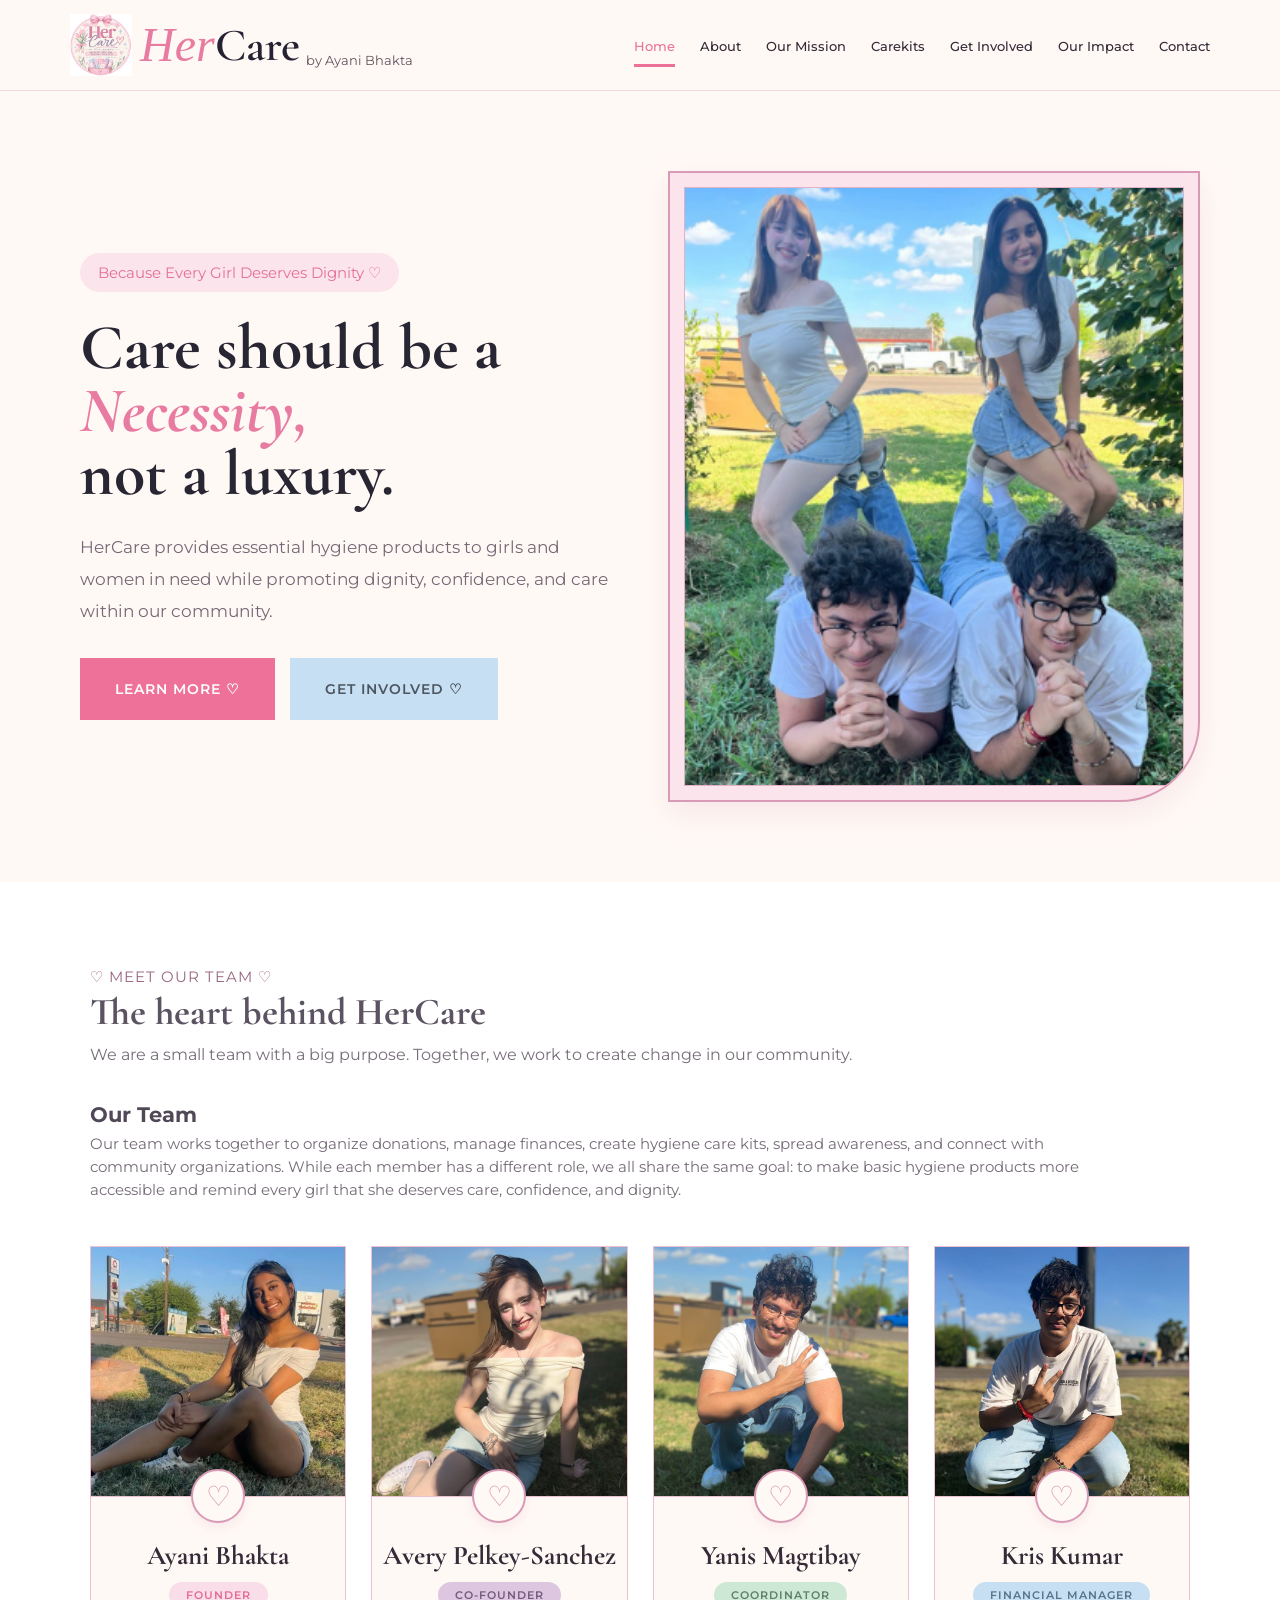
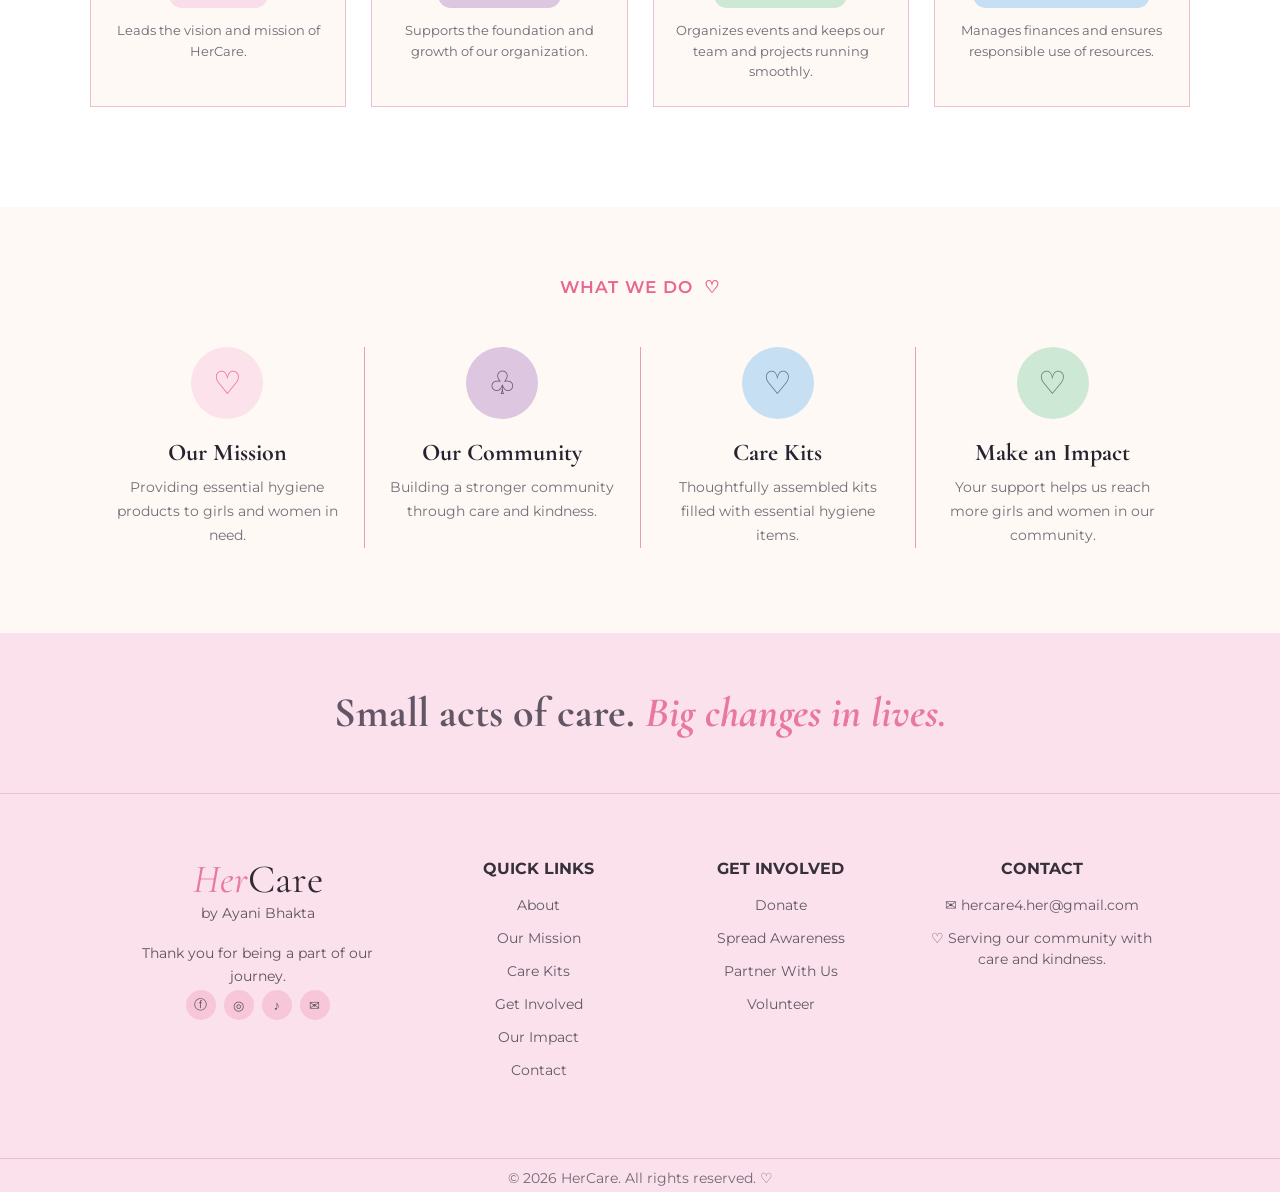
<file: index.html>
<!DOCTYPE html>
<html lang="en">

<head>
    <meta charset="UTF-8">
    <meta name="viewport" content="width=device-width, initial-scale=1.0">

    <title>HerCare | By Ayani Bhakta</title>

    <link rel="preconnect" href="https://fonts.googleapis.com">
    <link rel="preconnect" href="https://fonts.gstatic.com" crossorigin>

    <link href="https://fonts.googleapis.com/css2?family=Cormorant+Garamond:wght@500;600;700&family=Montserrat:wght@300;400;500;600;700&family=Playfair+Display:ital,wght@0,500;0,600;0,700;1,500&display=swap" rel="stylesheet">

    <link rel="stylesheet" href="style.css">
</head>

<body>

<header class="navbar">

    <div class="nav-container">

        <a href="index.html" class="logo">

            <img
                src="images/logo.png"
                alt="HerCare Logo"
                class="logo-image"
            >

            <span class="logo-her">Her</span>
            <span class="logo-care">Care</span>
            <span class="logo-by">by Ayani Bhakta</span>

        </a>

        <button class="menu-button" aria-label="Open menu">☰</button>

        <nav>

            <ul class="nav-links">

                <li>
                    <a href="index.html" class="active">Home</a>
                </li>

                <li>
                    <a href="about.html">About</a>
                </li>

                <li>
                    <a href="mission.html">Our Mission</a>
                </li>

                <li>
                    <a href="care-kits.html">Carekits</a>
                </li>

                <li>
                    <a href="get-involved.html">Get Involved</a>
                </li>

                <li>
                    <a href="impact.html">Our Impact</a>
                </li>

                <li>
                    <a href="contact.html">Contact</a>
                </li>

            </ul>

        </nav>

    </div>

</header>


<section class="hero">

    <div class="hero-container">

        <div class="hero-text">

            <div class="slogan">
                Because Every Girl Deserves Dignity ♡
            </div>

            <h1>
                Care should be a
                <span>Necessity,</span>
                <br>
                not a luxury.
            </h1>

            <p>
                HerCare provides essential hygiene products
                to girls and women in need while promoting
                dignity, confidence, and care within our
                community.
            </p>

            <div class="hero-buttons">

                <a href="about.html" class="button pink-button">
                    LEARN MORE ♡
                </a>

                <a href="get-involved.html" class="button blue-button">
                    GET INVOLVED ♡
                </a>

            </div>

        </div>


        <div class="hero-image team-frame">

            <div class="frame-inner">

                <img
                    src="images/team-photo.png"
                    alt="HerCare Team"
                    class="hero-team-photo"
                >

            </div>

        </div>

    </div>

</section>


<section class="team-section">

    <div class="team-title">

        <div class="meet-team">
            ♡ MEET OUR TEAM ♡
        </div>

        <h2>
            The heart behind
            <span>HerCare</span>
        </h2>

        <p class="team-intro">
            We are a small team with a big purpose.
            Together, we work to create change in our community.
        </p>

    </div>


    <div class="our-team-description">

        <div class="description-heart"></div>

        <h3>
            Our Team
        </h3>

        <p>
            Our team works together to organize donations,
            manage finances, create hygiene care kits, spread
            awareness, and connect with community organizations.
            While each member has a different role, we all share
            the same goal: to make basic hygiene products more
            accessible and remind every girl that she deserves
            care, confidence, and dignity.
        </p>

    </div>


<div class="team-container">


    <div class="team-card">

        <div class="team-photo">
            <img src="images/ayani1.jpeg" alt="Ayani Bhakta">

            <div class="team-heart">♡</div>
        </div>

        <h3>Ayani Bhakta</h3>

        <div class="role founder">
            FOUNDER
        </div>

        <p>
            Leads the vision and mission of HerCare.
        </p>

    </div>


    <div class="team-card">

        <div class="team-photo">
            <img src="images/avery1.png" alt="Avery Pelkey-Sanchez">

            <div class="team-heart">♡</div>
        </div>

        <h3>Avery Pelkey-Sanchez</h3>

        <div class="role cofounder">
            CO-FOUNDER
        </div>

        <p>
            Supports the foundation and growth of our organization.
        </p>

    </div>


    <div class="team-card">

        <div class="team-photo">
            <img src="images/yanis1.png" alt="Yanis Magtibay">

            <div class="team-heart">♡</div>
        </div>

        <h3>Yanis Magtibay</h3>

        <div class="role coordinator">
            COORDINATOR
        </div>

        <p>
            Organizes events and keeps our team and projects
            running smoothly.
        </p>

    </div>


    <div class="team-card">

        <div class="team-photo">
            <img src="images/kris1.png" alt="Kris Kumar">

            <div class="team-heart">♡</div>
        </div>

        <h3>Kris Kumar</h3>

        <div class="role financial">
            FINANCIAL MANAGER
        </div>

        <p>
            Manages finances and ensures responsible use
            of resources.
        </p>

    </div>

</div>

</section>


<section class="what-we-do">

    <div class="section-title">
        <span>WHAT WE DO</span>
        <span class="title-heart">♡</span>
    </div>

    <div class="what-container">

        <a href="mission.html" class="what-card">

            <div class="what-icon pink-icon">
                ♡
            </div>

            <h3>Our Mission</h3>

            <p>
                Providing essential hygiene products
                to girls and women in need.
            </p>

        </a>


        <div class="divider"></div>


        <a href="about.html" class="what-card">

            <div class="what-icon lavender-icon">
                ♧
            </div>

            <h3>Our Community</h3>

            <p>
                Building a stronger community through
                care and kindness.
            </p>

        </a>


        <div class="divider"></div>


        <a href="care-kits.html" class="what-card">

            <div class="what-icon blue-icon">
                ♡
            </div>

            <h3>Care Kits</h3>

            <p>
                Thoughtfully assembled kits filled with
                essential hygiene items.
            </p>

        </a>


        <div class="divider"></div>


        <a href="impact.html" class="what-card">

            <div class="what-icon mint-icon">
                ♡
            </div>

            <h3>Make an Impact</h3>

            <p>
                Your support helps us reach more girls
                and women in our community.
            </p>

        </a>

    </div>

</section>


<section class="cta">

    <div class="cta-inner">

        <h2>
            Small acts of care.
            <span>Big changes in lives.</span>
        </h2>

    </div>

</section>


<!-- FOOTER -->

<footer>

    <div class="footer-container">

        <div class="footer-brand">

            <div class="footer-logo">
                <span>Her</span>Care
            </div>

            <div class="footer-by">
                by Ayani Bhakta
            </div>

            <p>
                Thank you for being a part
                of our journey.
            </p>

            <div class="social-icons">

                <a
                    href="https://www.facebook.com/profile.php?id=61594185781032&sk=directory_contact_info&fb_profile_edit_entry_point=%7B%22feature%22%3A%22profile_directory%22%2C%22click_point%22%3A%22pencil_edit_directory_section%22%2C%22additional_metadata%22%3A%7B%22section_type%22%3A%22contact_info%22%7D%7D"
                    target="_blank"
                    rel="noopener noreferrer"
                    aria-label="Facebook">
                    ⓕ
                </a>

                <a
                    href="https://www.instagram.com/hercare_ayani/?utm_source=ig_web_button_share_sheet"
                    target="_blank"
                    rel="noopener noreferrer"
                    aria-label="Instagram">
                    ◎
                </a>

                <a
                    href="https://www.tiktok.com/@hercare_ayani?is_from_webapp=1&sender_device=pc"
                    target="_blank"
                    rel="noopener noreferrer"
                    aria-label="TikTok">
                    ♪
                </a>

                <a
                    href="mailto:hercare4.her@gmail.com"
                    aria-label="Email">
                    ✉
                </a>

            </div>

        </div>

        <div class="footer-column">

            <h4>QUICK LINKS</h4>

            <a href="about.html">About</a>
            <a href="mission.html">Our Mission</a>
            <a href="care-kits.html">Care Kits</a>
            <a href="get-involved.html">Get Involved</a>
            <a href="impact.html">Our Impact</a>
            <a href="contact.html">Contact</a>

        </div>

        <div class="footer-column">

            <h4>GET INVOLVED</h4>

            <a href="get-involved.html">Donate</a>
            <a href="get-involved.html">Spread Awareness</a>
            <a href="get-involved.html">Partner With Us</a>
            <a href="get-involved.html">Volunteer</a>

        </div>

        <div class="footer-column contact">

            <h4>CONTACT</h4>

            <p>✉ hercare4.her@gmail.com</p>

            <p>
                ♡ Serving our community with care and kindness.
            </p>

        </div>

    </div>

    <div class="copyright">

         <span id="year"></span>
      © 2026 HerCare. All rights reserved. ♡

    </div>

</footer>


<script src="script.js"></script>

</body>
</html>
</file>
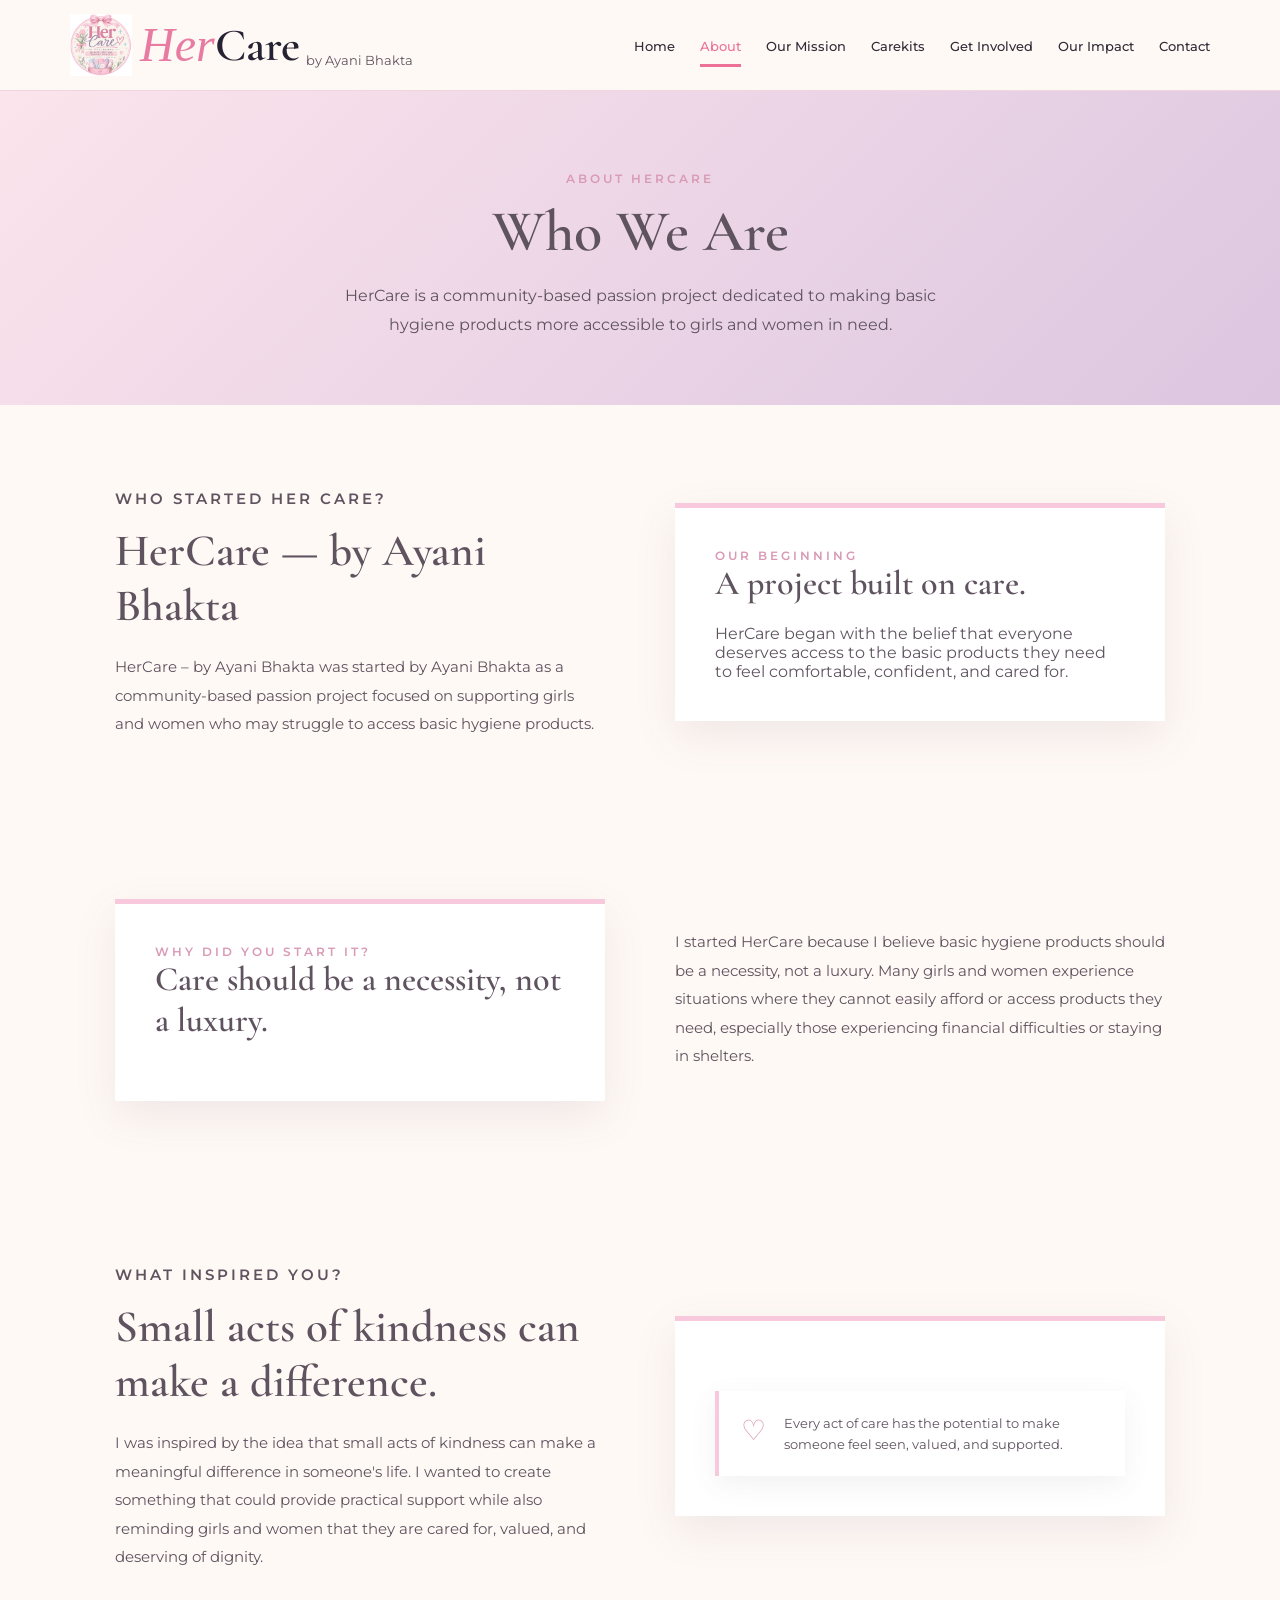
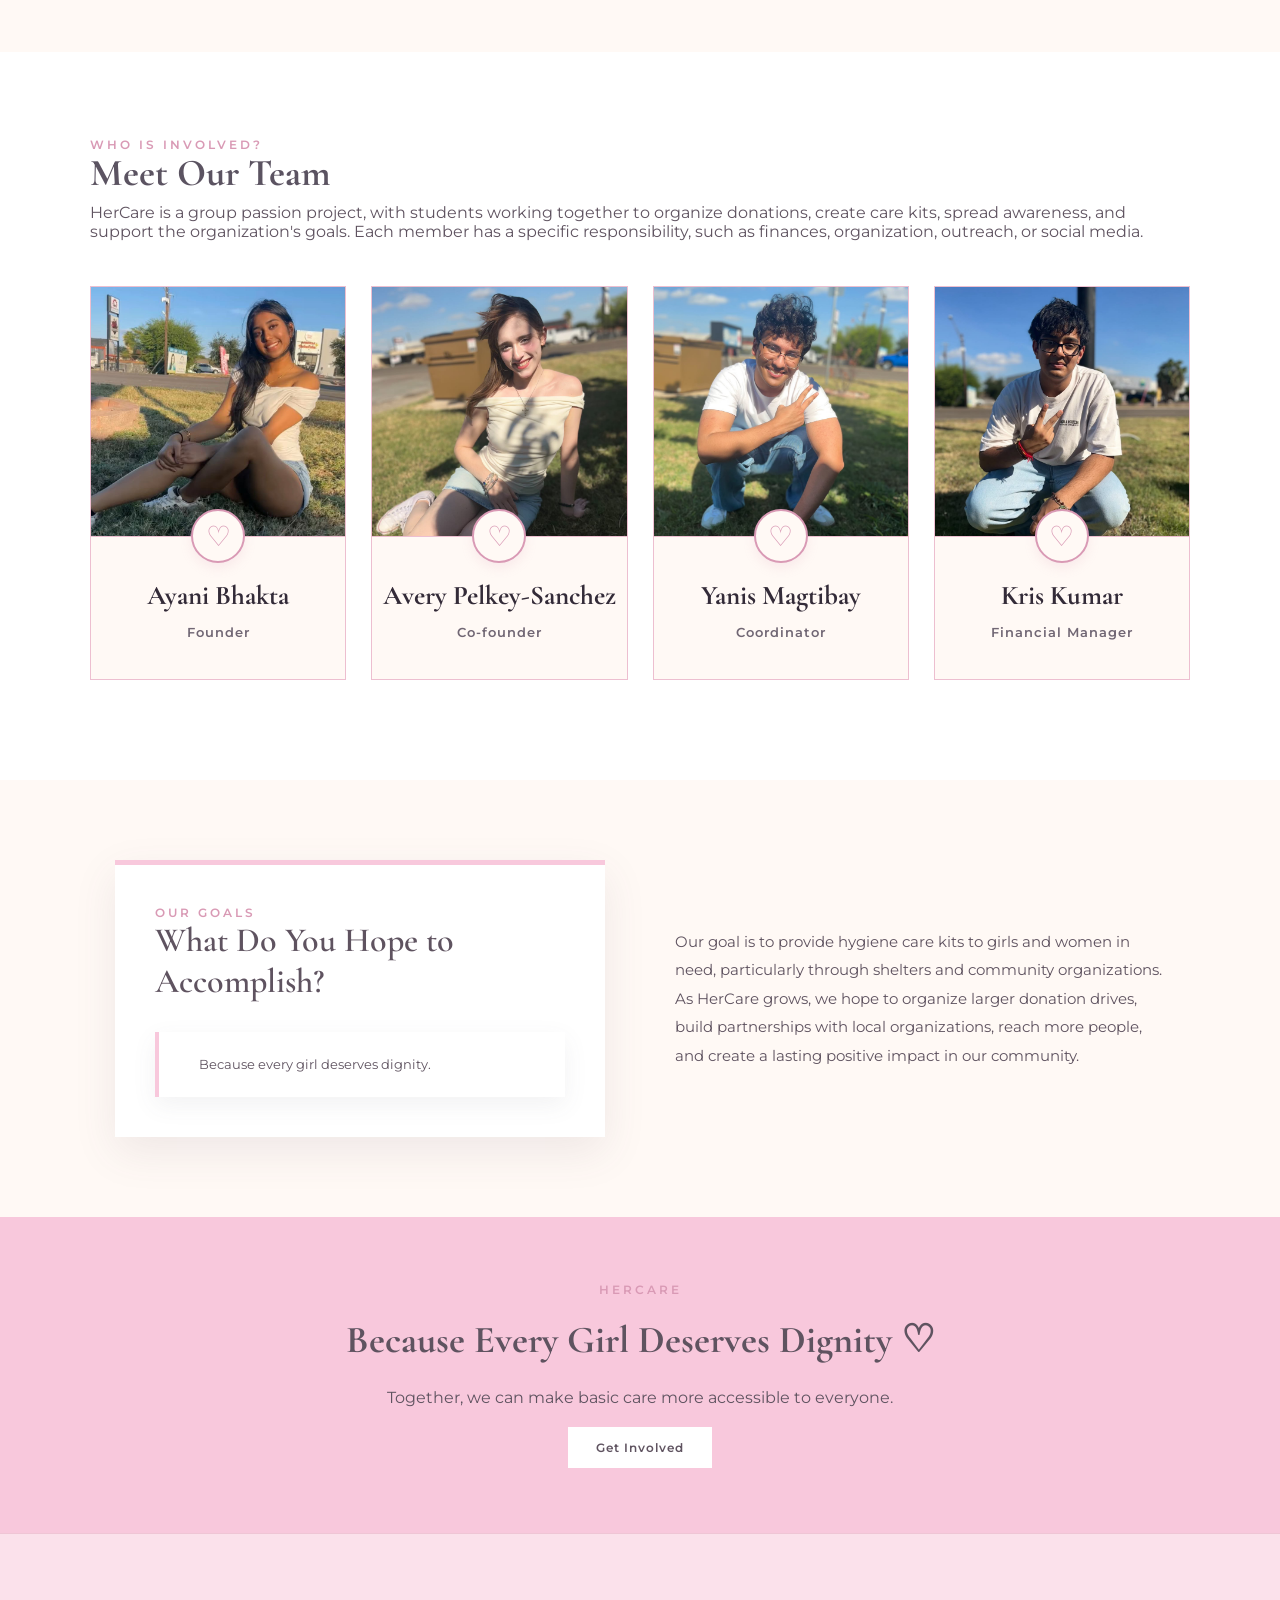
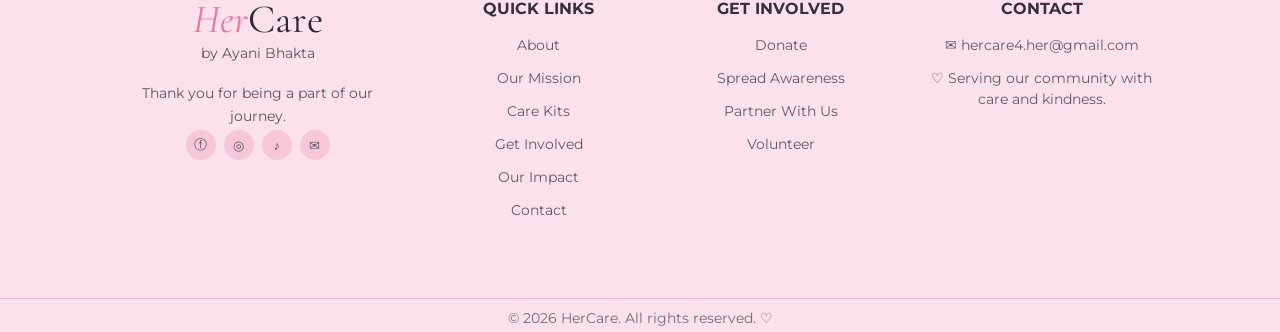
<file: about.html>
<!DOCTYPE html>
<html lang="en">

<head>
    <meta charset="UTF-8">
    <meta name="viewport" content="width=device-width, initial-scale=1.0">

    <title>About | HerCare</title>

    <!-- Google Fonts -->
    <link rel="preconnect" href="https://fonts.googleapis.com">
    <link rel="preconnect" href="https://fonts.gstatic.com" crossorigin>

    <link href="https://fonts.googleapis.com/css2?family=Cormorant+Garamond:wght@400;500;600;700&family=Montserrat:wght@400;500;600;700&family=Playfair+Display:wght@400;500;600&display=swap"
        rel="stylesheet">

    <!-- Main CSS -->
    <link rel="stylesheet" href="style.css">
</head>

<body>

    <!-- HEADER -->
    <header>
        <div class="nav-container">

            <a href="index.html" class="logo">
                <img src="images/logo.png" alt="HerCare Logo" class="logo-image">

                <span class="logo-her">Her</span>
                <span class="logo-care">Care</span>
                <span class="logo-by">by Ayani Bhakta</span>
            </a>

            <button class="menu-button" aria-label="Open menu">
                ☰
            </button>

            <nav>
                <ul class="nav-links">

                    <li>
                        <a href="index.html">Home</a>
                    </li>

                    <li>
                        <a href="about.html" class="active">About</a>
                    </li>

                    <li>
                        <a href="mission.html">Our Mission</a>
                    </li>

                    <li>
                        <a href="care-kits.html">Carekits</a>
                    </li>

                    <li>
                        <a href="get-involved.html">Get Involved</a>
                    </li>

                    <li>
                        <a href="impact.html">Our Impact</a>
                    </li>

                    <li>
                        <a href="contact.html">Contact</a>
                    </li>

                </ul>
            </nav>

        </div>
    </header>


    <main class="about-page">

        <!-- ABOUT HERO -->
        <section class="page-hero contact-hero">

            <div class="page-hero-content">

                <p class="section-label">
                    ABOUT HERCARE
                </p>

                <h1>
                    Who We Are
                </h1>

                <p>
                    HerCare is a community-based passion project dedicated
                    to making basic hygiene products more accessible to
                    girls and women in need.
                </p>

            </div>

        </section>


        <!-- WHO STARTED HER CARE -->
        <section class="contact-section">

            <div class="contact-layout">

                <div class="contact-intro">

                    <p class="section-label">
                        WHO STARTED HER CARE?
                    </p>

                    <h2>
                        HerCare — by Ayani Bhakta
                    </h2>

                    <p>
                        HerCare – by Ayani Bhakta was started by Ayani Bhakta
                        as a community-based passion project focused on
                        supporting girls and women who may struggle to access
                        basic hygiene products.
                    </p>

                </div>


                <div class="contact-card">

                    <p class="section-label">
                        OUR BEGINNING
                    </p>

                    <h2>
                        A project built on care.
                    </h2>

                    <p>
                        HerCare began with the belief that everyone deserves
                        access to the basic products they need to feel
                        comfortable, confident, and cared for.
                    </p>

                </div>

            </div>

        </section>


        <!-- WHY DID YOU START IT -->
        <section class="contact-section">

            <div class="contact-layout">

                <div class="contact-card">

                    <p class="section-label">
                        WHY DID YOU START IT?
                    </p>

                    <h2>
                        Care should be a necessity, not a luxury.
                    </h2>

                </div>


                <div class="contact-intro">

                    <p>
                        I started HerCare because I believe basic hygiene
                        products should be a necessity, not a luxury. Many
                        girls and women experience situations where they
                        cannot easily afford or access products they need,
                        especially those experiencing financial difficulties
                        or staying in shelters.
                    </p>

                </div>

            </div>

        </section>


        <!-- WHAT INSPIRED YOU -->
        <section class="contact-section">

            <div class="contact-layout">

                <div class="contact-intro">

                    <p class="section-label">
                        WHAT INSPIRED YOU?
                    </p>

                    <h2>
                        Small acts of kindness can make a difference.
                    </h2>

                    <p>
                        I was inspired by the idea that small acts of kindness
                        can make a meaningful difference in someone's life.
                        I wanted to create something that could provide
                        practical support while also reminding girls and
                        women that they are cared for, valued, and deserving
                        of dignity.
                    </p>

                </div>


                <div class="contact-card">

                    <div class="contact-note">

                        <span>♡</span>

                        <p>
                            Every act of care has the potential to make
                            someone feel seen, valued, and supported.
                        </p>

                    </div>

                </div>

            </div>

        </section>


        <!-- WHO IS INVOLVED -->
        <section class="team-section">

            <div class="team-title">

                <p class="section-label">
                    WHO IS INVOLVED?
                </p>

                <h2>
                    Meet Our Team
                </h2>

                <p class="our-team-description">
                    HerCare is a group passion project, with students
                    working together to organize donations, create care
                    kits, spread awareness, and support the organization's
                    goals. Each member has a specific responsibility, such
                    as finances, organization, outreach, or social media.
                </p>

            </div>


            <div class="team-container">

                <!-- AYANI -->
                <div class="team-card">

                    <div class="team-photo">

                        <img src="images/ayani1.jpeg"
                             alt="Ayani Bhakta">

                        <span class="team-heart">
                            ♡
                        </span>

                    </div>

                    <h3>
                        Ayani Bhakta
                    </h3>

                    <p class="role">
                        Founder
                    </p>

                </div>


                <!-- AVERY -->
                <div class="team-card">

                    <div class="team-photo">

                        <img src="images/avery1.png"
                             alt="Avery Pelkey-Sanchez">

                        <span class="team-heart">
                            ♡
                        </span>

                    </div>

                    <h3>
                        Avery Pelkey-Sanchez
                    </h3>

                    <p class="role">
                        Co-founder
                    </p>

                </div>


                <!-- YANIS -->
                <div class="team-card">

                    <div class="team-photo">

                        <img src="images/yanis1.png"
                             alt="Yanis Magtibay">

                        <span class="team-heart">
                            ♡
                        </span>

                    </div>

                    <h3>
                        Yanis Magtibay
                    </h3>

                    <p class="role">
                        Coordinator
                    </p>

                </div>


                <!-- KRIS -->
                <div class="team-card">

                    <div class="team-photo">

                        <img src="images/kris1.png"
                             alt="Kris Kumar">

                        <span class="team-heart">
                            ♡
                        </span>

                    </div>

                    <h3>
                        Kris Kumar
                    </h3>

                    <p class="role">
                        Financial Manager
                    </p>

                </div>

            </div>

        </section>


        <!-- WHAT DO YOU HOPE TO ACCOMPLISH -->
        <section class="contact-section">

            <div class="contact-layout">

                <div class="contact-card">

                    <p class="section-label">
                        OUR GOALS
                    </p>

                    <h2>
                        What Do You Hope to Accomplish?
                    </h2>

                    <div class="contact-note">

                        <span></span>

                        <p>
                            Because every girl deserves dignity.
                        </p>

                    </div>

                </div>


                <div class="contact-intro">

                    <p>
                        Our goal is to provide hygiene care kits to girls and
                        women in need, particularly through shelters and
                        community organizations. As HerCare grows, we hope
                        to organize larger donation drives, build partnerships
                        with local organizations, reach more people, and
                        create a lasting positive impact in our community.
                    </p>

                </div>

            </div>

        </section>


        <!-- BOTTOM CTA -->
        <section class="page-cta">

            <div class="page-cta-content">

                <p class="section-label">
                    HERCARE
                </p>

                <h2>
                    Because Every Girl Deserves Dignity ♡
                </h2>

                <p>
                    Together, we can make basic care more accessible to
                    everyone.
                </p>

                <a href="get-involved.html"
                   class="button primary-button">
                    Get Involved
                </a>

            </div>

        </section>

    </main>


<!-- FOOTER -->

<footer>

    <div class="footer-container">

        <div class="footer-brand">

            <div class="footer-logo">
                <span>Her</span>Care
            </div>

            <div class="footer-by">
                by Ayani Bhakta
            </div>

            <p>
                Thank you for being a part
                of our journey.
            </p>

            <div class="social-icons">

                <a
                    href="https://www.facebook.com/profile.php?id=61594185781032&sk=directory_contact_info&fb_profile_edit_entry_point=%7B%22feature%22%3A%22profile_directory%22%2C%22click_point%22%3A%22pencil_edit_directory_section%22%2C%22additional_metadata%22%3A%7B%22section_type%22%3A%22contact_info%22%7D%7D"
                    target="_blank"
                    rel="noopener noreferrer"
                    aria-label="Facebook">
                    ⓕ
                </a>

                <a
                    href="https://www.instagram.com/hercare_ayani/?utm_source=ig_web_button_share_sheet"
                    target="_blank"
                    rel="noopener noreferrer"
                    aria-label="Instagram">
                    ◎
                </a>

                <a
                    href="https://www.tiktok.com/@hercare_ayani?is_from_webapp=1&sender_device=pc"
                    target="_blank"
                    rel="noopener noreferrer"
                    aria-label="TikTok">
                    ♪
                </a>

                <a
                    href="mailto:hercare4.her@gmail.com"
                    aria-label="Email">
                    ✉
                </a>

            </div>

        </div>

        <div class="footer-column">

            <h4>QUICK LINKS</h4>

            <a href="about.html">About</a>
            <a href="mission.html">Our Mission</a>
            <a href="care-kits.html">Care Kits</a>
            <a href="get-involved.html">Get Involved</a>
            <a href="impact.html">Our Impact</a>
            <a href="contact.html">Contact</a>

        </div>

        <div class="footer-column">

            <h4>GET INVOLVED</h4>

            <a href="get-involved.html">Donate</a>
            <a href="get-involved.html">Spread Awareness</a>
            <a href="get-involved.html">Partner With Us</a>
            <a href="get-involved.html">Volunteer</a>

        </div>

        <div class="footer-column contact">

            <h4>CONTACT</h4>

            <p>✉ hercare4.her@gmail.com</p>

            <p>
                ♡ Serving our community with care and kindness.
            </p>

        </div>

    </div>

    <div class="copyright">

        © <span id="year"></span>
        2026 HerCare. All rights reserved. ♡

    </div>

</footer>


<script src="script.js"></script>

</body>
</html>
</file>
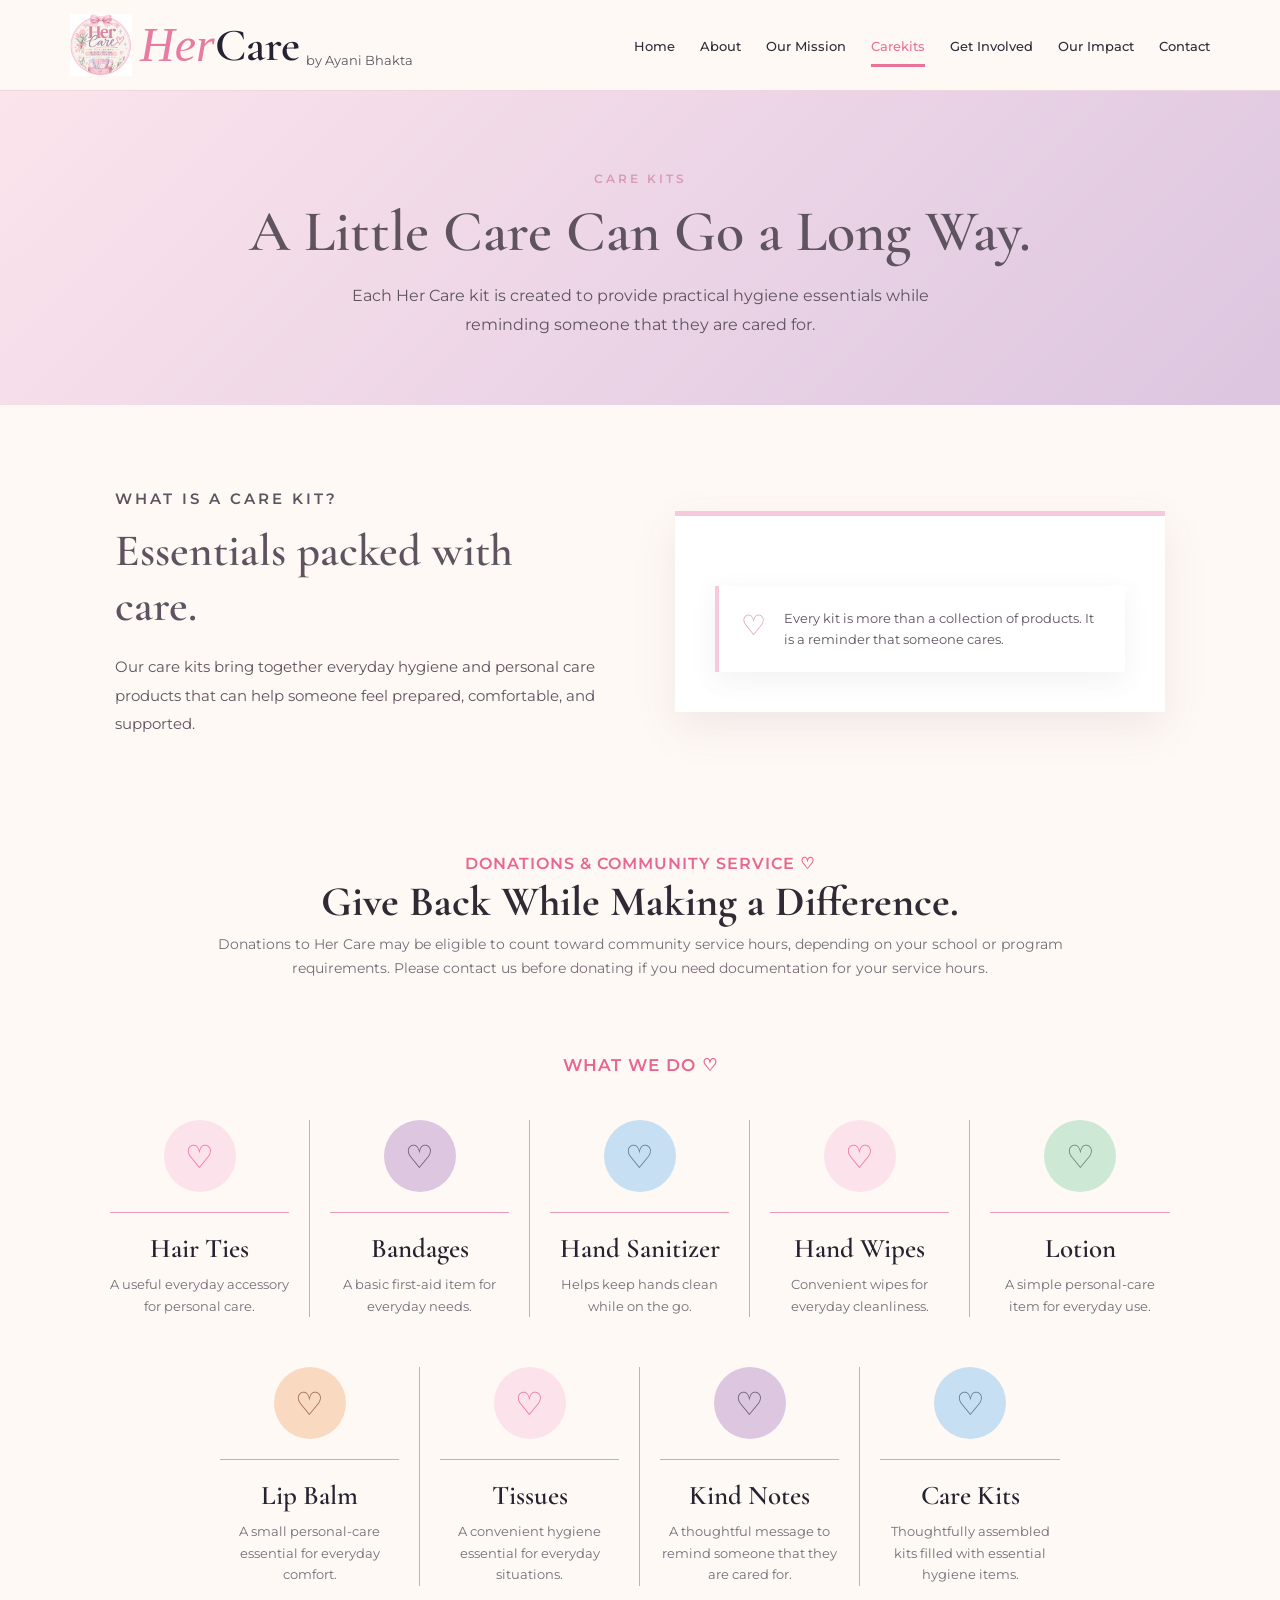
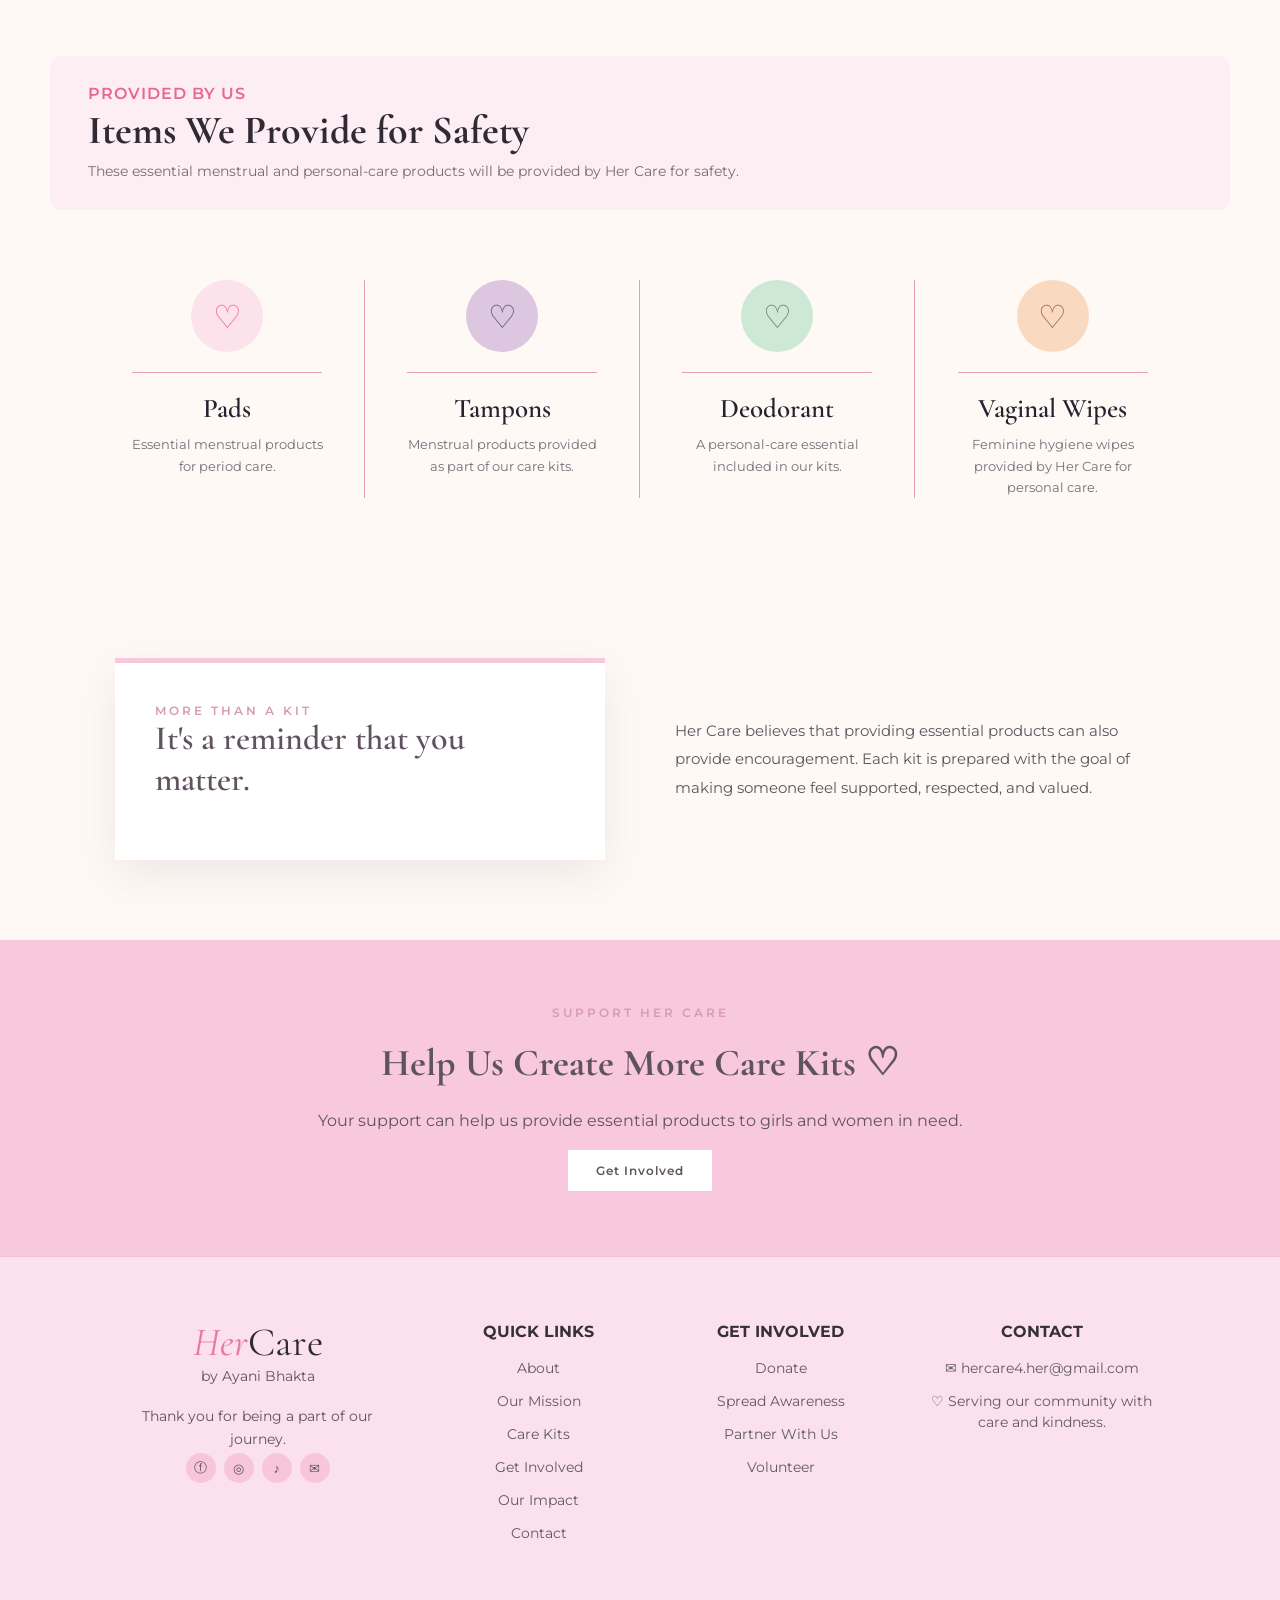
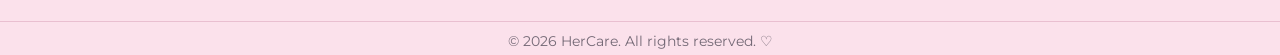
<file: care-kits.html>
<!DOCTYPE html>
<html lang="en">

<head>
    <meta charset="UTF-8">
    <meta name="viewport" content="width=device-width, initial-scale=1.0">

    <title>Care Kits | Her Care</title>

    <link rel="preconnect" href="https://fonts.googleapis.com">
    <link rel="preconnect" href="https://fonts.gstatic.com" crossorigin>

    <link href="https://fonts.googleapis.com/css2?family=Cormorant+Garamond:wght@400;500;600;700&family=Montserrat:wght@400;500;600;700&family=Playfair+Display:wght@400;500;600&display=swap"
        rel="stylesheet">

    <link rel="stylesheet" href="style.css">
</head>

<body>

<header>
    <div class="nav-container">

        <a href="index.html" class="logo">
            <img src="images/logo.png" alt="Her Care Logo" class="logo-image">
            <span class="logo-her">Her</span>
            <span class="logo-care">Care</span>
            <span class="logo-by">by Ayani Bhakta</span>
        </a>

        <button class="menu-button" aria-label="Open menu">☰</button>

        <nav>
            <ul class="nav-links">
                <li><a href="index.html">Home</a></li>
                <li><a href="about.html">About</a></li>
                <li><a href="mission.html">Our Mission</a></li>
                <li><a href="care-kits.html" class="active">Carekits</a></li>
                <li><a href="get-involved.html">Get Involved</a></li>
                <li><a href="impact.html">Our Impact</a></li>
                <li><a href="contact.html">Contact</a></li>
            </ul>
        </nav>

    </div>
</header>


<main class="about-page">

    <!-- HERO -->

    <section class="page-hero contact-hero">

        <div class="page-hero-content">

            <p class="section-label">CARE KITS</p>

            <h1>A Little Care Can Go a Long Way.</h1>

            <p>
                Each Her Care kit is created to provide practical
                hygiene essentials while reminding someone that they
                are cared for.
            </p>

        </div>

    </section>


    <!-- WHAT IS A CARE KIT -->

    <section class="contact-section">

        <div class="contact-layout">

            <div class="contact-intro">

                <p class="section-label">WHAT IS A CARE KIT?</p>

                <h2>Essentials packed with care.</h2>

                <p>
                    Our care kits bring together everyday hygiene and
                    personal care products that can help someone feel
                    prepared, comfortable, and supported.
                </p>

            </div>

            <div class="contact-card">

                <div class="contact-note">

                    <span>♡</span>

                    <p>
                        Every kit is more than a collection of products.
                        It is a reminder that someone cares.
                    </p>

                </div>

            </div>

        </div>

    </section>


    <!-- DONATIONS & COMMUNITY SERVICE -->

    <section class="donation-hours">

        <p class="section-label">
            DONATIONS & COMMUNITY SERVICE ♡
        </p>

        <h2>
            Give Back While Making a Difference.
        </h2>

        <p>
            Donations to Her Care may be eligible to count toward community
            service hours, depending on your school or program requirements.
            Please contact us before donating if you need documentation
            for your service hours.
        </p>

    </section>


    <!-- WHAT WE CAN ACCEPT -->

    <section class="care-kit-items">

        <div class="care-kit-heading">

            <p class="section-label">
                WHAT WE DO ♡
            </p>

        </div>


        <div class="care-items-grid">

            <!-- HAIR TIES -->

            <div class="care-item">

                <div class="care-icon pink-care">
                    ♡
                </div>

                <div class="care-line"></div>

                <h3>
                    Hair Ties
                </h3>

                <p>
                    A useful everyday accessory for personal care.
                </p>

            </div>


            <!-- BANDAGES -->

            <div class="care-item">

                <div class="care-icon lavender-care">
                    ♡
                </div>

                <div class="care-line"></div>

                <h3>
                    Bandages
                </h3>

                <p>
                    A basic first-aid item for everyday needs.
                </p>

            </div>


            <!-- HAND SANITIZER -->

            <div class="care-item">

                <div class="care-icon blue-care">
                    ♡
                </div>

                <div class="care-line"></div>

                <h3>
                    Hand Sanitizer
                </h3>

                <p>
                    Helps keep hands clean while on the go.
                </p>

            </div>


            <!-- HAND WIPES -->

            <div class="care-item">

                <div class="care-icon pink-care">
                    ♡
                </div>

                <div class="care-line"></div>

                <h3>
                    Hand Wipes
                </h3>

                <p>
                    Convenient wipes for everyday cleanliness.
                </p>

            </div>


            <!-- LOTION -->

            <div class="care-item">

                <div class="care-icon mint-care">
                    ♡
                </div>

                <div class="care-line"></div>

                <h3>
                    Lotion
                </h3>

                <p>
                    A simple personal-care item for everyday use.
                </p>

            </div>


            <!-- LIP BALM -->

            <div class="care-item">

                <div class="care-icon peach-care">
                    ♡
                </div>

                <div class="care-line"></div>

                <h3>
                    Lip Balm
                </h3>

                <p>
                    A small personal-care essential for everyday comfort.
                </p>

            </div>


            <!-- TISSUES -->

            <div class="care-item">

                <div class="care-icon pink-care">
                    ♡
                </div>

                <div class="care-line"></div>

                <h3>
                    Tissues
                </h3>

                <p>
                    A convenient hygiene essential for everyday situations.
                </p>

            </div>


            <!-- KIND NOTES -->

            <div class="care-item">

                <div class="care-icon lavender-care">
                    ♡
                </div>

                <div class="care-line"></div>

                <h3>
                    Kind Notes
                </h3>

                <p>
                    A thoughtful message to remind someone that they are cared for.
                </p>

            </div>


            <!-- CARE KITS -->

            <div class="care-item featured-care">

                <div class="care-icon blue-care">
                    ♡
                </div>

                <div class="care-line"></div>

                <h3>
                    Care Kits
                </h3>

                <p>
                    Thoughtfully assembled kits filled with essential hygiene items.
                </p>

            </div>

        </div>

    </section>


    <!-- PROVIDED BY US -->

    <section class="provided-care">

        <div class="provided-content">

            <div>

                <p class="section-label">
                    PROVIDED BY US
                </p>

                <h2>
                    Items We Provide for Safety
                </h2>

                <p>
                    These essential menstrual and personal-care products
                    will be provided by Her Care for safety.
                </p>

            </div>

            <div class="provided-heart">

            </div>

        </div>

    </section>


    <!-- PROVIDED ITEMS -->

    <section class="provided-items">

        <div class="provided-item">

            <div class="care-icon pink-care">
                ♡
            </div>

            <div class="care-line"></div>

            <h3>
                Pads
            </h3>

            <p>
                Essential menstrual products for period care.
            </p>

        </div>


        <div class="provided-item">

            <div class="care-icon lavender-care">
                ♡
            </div>

            <div class="care-line"></div>

            <h3>
                Tampons
            </h3>

            <p>
                Menstrual products provided as part of our care kits.
            </p>

        </div>


        <div class="provided-item">

            <div class="care-icon mint-care">
                ♡
            </div>

            <div class="care-line"></div>

            <h3>
                Deodorant
            </h3>

            <p>
                A personal-care essential included in our kits.
            </p>

        </div>


        <div class="provided-item">

            <div class="care-icon peach-care">
                ♡
            </div>

            <div class="care-line"></div>

            <h3>
                Vaginal Wipes
            </h3>

            <p>
                Feminine hygiene wipes provided by Her Care for personal care.
            </p>

        </div>

    </section>


    <!-- MORE THAN A KIT -->

    <section class="contact-section">

        <div class="contact-layout">

            <div class="contact-card">

                <p class="section-label">
                    MORE THAN A KIT
                </p>

                <h2>
                    It's a reminder that you matter.
                </h2>

            </div>

            <div class="contact-intro">

                <p>
                    Her Care believes that providing essential products
                    can also provide encouragement. Each kit is prepared
                    with the goal of making someone feel supported,
                    respected, and valued.
                </p>

            </div>

        </div>

    </section>


    <!-- CTA -->

    <section class="page-cta">

        <div class="page-cta-content">

            <p class="section-label">
                SUPPORT HER CARE
            </p>

            <h2>
                Help Us Create More Care Kits ♡
            </h2>

            <p>
                Your support can help us provide essential products to
                girls and women in need.
            </p>

            <a href="get-involved.html" class="button primary-button">
                Get Involved
            </a>

        </div>

    </section>

</main>


<!-- FOOTER -->

<footer>

    <div class="footer-container">

        <div class="footer-brand">

            <div class="footer-logo">
                <span>Her</span>Care
            </div>

            <div class="footer-by">
                by Ayani Bhakta
            </div>

            <p>
                Thank you for being a part
                of our journey.
            </p>

            <div class="social-icons">

                <a
                    href="https://www.facebook.com/profile.php?id=61594185781032&sk=directory_contact_info&fb_profile_edit_entry_point=%7B%22feature%22%3A%22profile_directory%22%2C%22click_point%22%3A%22pencil_edit_directory_section%22%2C%22additional_metadata%22%3A%7B%22section_type%22%3A%22contact_info%22%7D%7D"
                    target="_blank"
                    rel="noopener noreferrer"
                    aria-label="Facebook">
                    ⓕ
                </a>

                <a
                    href="https://www.instagram.com/hercare_ayani/?utm_source=ig_web_button_share_sheet"
                    target="_blank"
                    rel="noopener noreferrer"
                    aria-label="Instagram">
                    ◎
                </a>

                <a
                    href="https://www.tiktok.com/@hercare_ayani?is_from_webapp=1&sender_device=pc"
                    target="_blank"
                    rel="noopener noreferrer"
                    aria-label="TikTok">
                    ♪
                </a>

                <a
                    href="mailto:hercare4.her@gmail.com"
                    aria-label="Email">
                    ✉
                </a>

            </div>

        </div>


        <div class="footer-column">

            <h4>
                QUICK LINKS
            </h4>

            <a href="about.html">
                About
            </a>

            <a href="mission.html">
                Our Mission
            </a>

            <a href="care-kits.html">
                Care Kits
            </a>

            <a href="get-involved.html">
                Get Involved
            </a>

            <a href="impact.html">
                Our Impact
            </a>

            <a href="contact.html">
                Contact
            </a>

        </div>


        <div class="footer-column">

            <h4>
                GET INVOLVED
            </h4>

            <a href="get-involved.html">
                Donate
            </a>

            <a href="get-involved.html">
                Spread Awareness
            </a>

            <a href="get-involved.html">
                Partner With Us
            </a>

            <a href="get-involved.html">
                Volunteer
            </a>

        </div>


        <div class="footer-column contact">

            <h4>
                CONTACT
            </h4>

            <p>
                ✉ hercare4.her@gmail.com
            </p>

            <p>
                ♡ Serving our community with care and kindness.
            </p>

        </div>

    </div>


    <div class="copyright">

        © <span id="year"></span>
        2026 HerCare. All rights reserved. ♡

    </div>

</footer>


<script src="script.js"></script>

</body>
</html>
</file>
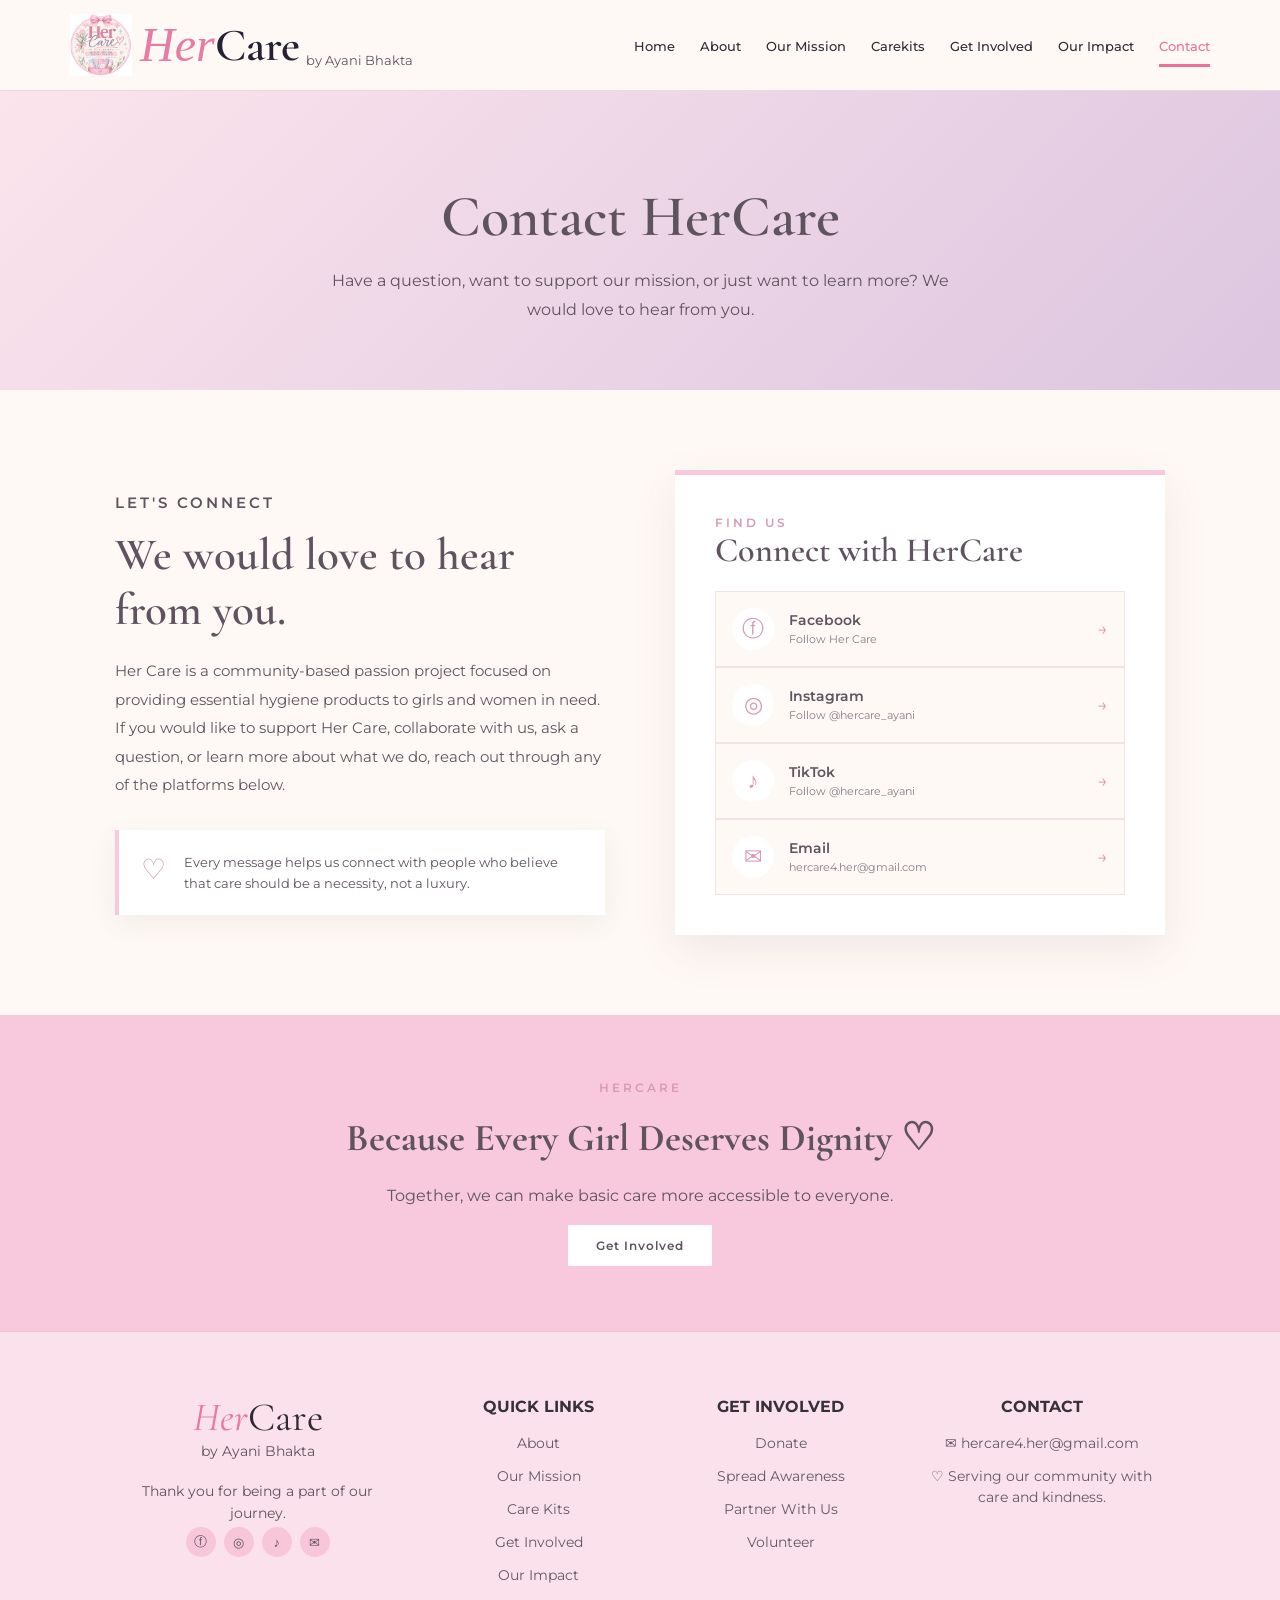
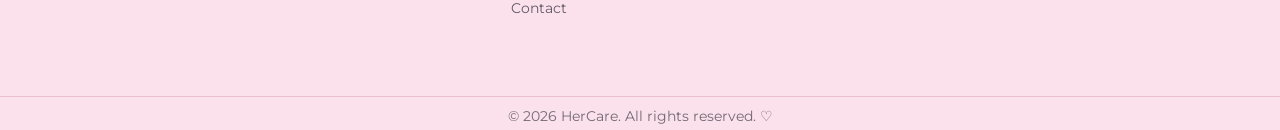
<file: contact.html>
<!DOCTYPE html>
<html lang="en">

<head>
    <meta charset="UTF-8">
    <meta name="viewport" content="width=device-width, initial-scale=1.0">

    <title>Contact | Her Care</title>

    <!-- Google Fonts -->
    <link rel="preconnect" href="https://fonts.googleapis.com">
    <link rel="preconnect" href="https://fonts.gstatic.com" crossorigin>

    <link href="https://fonts.googleapis.com/css2?family=Cormorant+Garamond:wght@400;500;600;700&family=Montserrat:wght@400;500;600;700&family=Playfair+Display:wght@400;500;600&display=swap"
        rel="stylesheet">

    <!-- Main CSS -->
    <link rel="stylesheet" href="style.css">
</head>


<body>

    <!-- =========================
         HEADER
         ========================= -->

    <header>

        <div class="nav-container">

            <!-- Logo -->
            <a href="index.html" class="logo">

                <img src="images/logo.png"
                     alt="Her Care Logo"
                     class="logo-image">

                <span class="logo-her">
                    Her
                </span>

                <span class="logo-care">
                    Care
                </span>

                <span class="logo-by">
                    by Ayani Bhakta
                </span>

            </a>


            <!-- Mobile Menu Button -->
            <button class="menu-button"
                    aria-label="Open menu">

                ☰

            </button>


            <!-- Navigation -->
            <nav>

                <ul class="nav-links">

                    <li>
                        <a href="index.html">
                            Home
                        </a>
                    </li>

                    <li>
                        <a href="about.html">
                            About
                        </a>
                    </li>

                    <li>
                        <a href="mission.html">
                            Our Mission
                        </a>
                    </li>

                    <li>
                        <a href="care-kits.html">
                            Carekits
                        </a>
                    </li>

                    <li>
                        <a href="get-involved.html">
                            Get Involved
                        </a>
                    </li>

                    <li>
                        <a href="impact.html">
                            Our Impact
                        </a>
                    </li>

                   <li><a href="contact.html" class="active">Contact</a></li>

                </ul>

            </nav>

        </div>

    </header>



    <main class="contact-page">


        <!-- =========================
             CONTACT HERO
             ========================= -->

        <section class="page-hero contact-hero">

            <div class="page-hero-content">

                <p class="section-label">
                
                </p>

                <h1>
                    Contact HerCare
                </h1>

                <p>
                    Have a question, want to support our mission, or just want
                    to learn more? We would love to hear from you.
                </p>

            </div>

        </section>



        <!-- =========================
             CONTACT SECTION
             ========================= -->

        <section class="contact-section">

            <div class="contact-layout">


                <!-- LEFT SIDE -->
                <div class="contact-intro">

                    <p class="section-label">
                        LET'S CONNECT
                    </p>

                    <h2>
                        We would love to hear from you.
                    </h2>

                    <p>
                        Her Care is a community-based passion project focused
                        on providing essential hygiene products to girls and
                        women in need.
                    </p>

                    <p>
                        If you would like to support Her Care, collaborate with
                        us, ask a question, or learn more about what we do,
                        reach out through any of the platforms below.
                    </p>


                    <div class="contact-note">

                        <span>
                            ♡
                        </span>

                        <p>
                            Every message helps us connect with people who
                            believe that care should be a necessity, not a
                            luxury.
                        </p>

                    </div>

                </div>



                <!-- RIGHT SIDE -->
                <div class="contact-card">

                    <p class="section-label">
                        FIND US
                    </p>

                    <h2>
                        Connect with HerCare
                    </h2>


                    <!-- Facebook -->
                    <a class="contact-social"
                       href="https://www.facebook.com/profile.php?id=61594185781032&sk=directory_contact_info&fb_profile_edit_entry_point=%7B%22feature%22%3A%22profile_directory%22%2C%22click_point%22%3A%22pencil_edit_directory_section%22%2C%22additional_metadata%22%3A%7B%22section_type%22%3A%22contact_info%22%7D%7D"
                       target="_blank"
                       rel="noopener noreferrer">

                        <span class="social-symbol">
                            ⓕ
                        </span>

                        <span>
                            <strong>Facebook</strong>
                            <small>
                                Follow Her Care
                            </small>
                        </span>

                        <span class="social-arrow">
                            →
                        </span>

                    </a>



                    <!-- Instagram -->
                    <a class="contact-social"
                       href="https://www.instagram.com/hercare_ayani/?utm_source=ig_web_button_share_sheet"
                       target="_blank"
                       rel="noopener noreferrer">

                        <span class="social-symbol">
                            ◎
                        </span>

                        <span>
                            <strong>Instagram</strong>
                            <small>
                                Follow @hercare_ayani
                            </small>
                        </span>

                        <span class="social-arrow">
                            →
                        </span>

                    </a>



                    <!-- TikTok -->
                    <a class="contact-social"
                       href="https://www.tiktok.com/@hercare_ayani?is_from_webapp=1&sender_device=pc"
                       target="_blank"
                       rel="noopener noreferrer">

                        <span class="social-symbol">
                            ♪
                        </span>

                        <span>
                            <strong>TikTok</strong>
                            <small>
                                Follow @hercare_ayani
                            </small>
                        </span>

                        <span class="social-arrow">
                            →
                        </span>

                    </a>



                    <!-- Email -->
                    <a class="contact-social"
                       href="mailto:hercare4.her@gmail.com">

                        <span class="social-symbol">
                            ✉
                        </span>

                        <span>
                            <strong>Email</strong>
                            <small>
                                hercare4.her@gmail.com
                            </small>
                        </span>

                        <span class="social-arrow">
                            →
                        </span>

                    </a>

                </div>

            </div>

        </section>



        <!-- =========================
             BOTTOM CTA
             ========================= -->

        <section class="page-cta">

            <div class="page-cta-content">

                <p class="section-label">
                    HERCARE
                </p>

                <h2>
                    Because Every Girl Deserves Dignity ♡
                </h2>

                <p>
                    Together, we can make basic care more accessible to
                    everyone.
                </p>

                <a href="get-involved.html"
                   class="button primary-button">

                    Get Involved

                </a>

            </div>

        </section>


    </main>



 <!-- FOOTER -->

<footer>

    <div class="footer-container">

        <div class="footer-brand">

            <div class="footer-logo">
                <span>Her</span>Care
            </div>

            <div class="footer-by">
                by Ayani Bhakta
            </div>

            <p>
                Thank you for being a part
                of our journey.
            </p>

            <div class="social-icons">

                <a
                    href="https://www.facebook.com/profile.php?id=61594185781032&sk=directory_contact_info&fb_profile_edit_entry_point=%7B%22feature%22%3A%22profile_directory%22%2C%22click_point%22%3A%22pencil_edit_directory_section%22%2C%22additional_metadata%22%3A%7B%22section_type%22%3A%22contact_info%22%7D%7D"
                    target="_blank"
                    rel="noopener noreferrer"
                    aria-label="Facebook">
                    ⓕ
                </a>

                <a
                    href="https://www.instagram.com/hercare_ayani/?utm_source=ig_web_button_share_sheet"
                    target="_blank"
                    rel="noopener noreferrer"
                    aria-label="Instagram">
                    ◎
                </a>

                <a
                    href="https://www.tiktok.com/@hercare_ayani?is_from_webapp=1&sender_device=pc"
                    target="_blank"
                    rel="noopener noreferrer"
                    aria-label="TikTok">
                    ♪
                </a>

                <a
                    href="mailto:hercare4.her@gmail.com"
                    aria-label="Email">
                    ✉
                </a>

            </div>

        </div>

        <div class="footer-column">

            <h4>QUICK LINKS</h4>

            <a href="about.html">About</a>
            <a href="mission.html">Our Mission</a>
            <a href="care-kits.html">Care Kits</a>
            <a href="get-involved.html">Get Involved</a>
            <a href="impact.html">Our Impact</a>
            <a href="contact.html">Contact</a>

        </div>

        <div class="footer-column">

            <h4>GET INVOLVED</h4>

            <a href="get-involved.html">Donate</a>
            <a href="get-involved.html">Spread Awareness</a>
            <a href="get-involved.html">Partner With Us</a>
            <a href="get-involved.html">Volunteer</a>

        </div>

        <div class="footer-column contact">

            <h4>CONTACT</h4>

            <p>✉ hercare4.her@gmail.com</p>

            <p>
                ♡ Serving our community with care and kindness.
            </p>

        </div>

    </div>

    <div class="copyright">

        © <span id="year"></span>
        2026 HerCare. All rights reserved. ♡

    </div>

</footer>


<script src="script.js"></script>

</body>
</html>
</file>
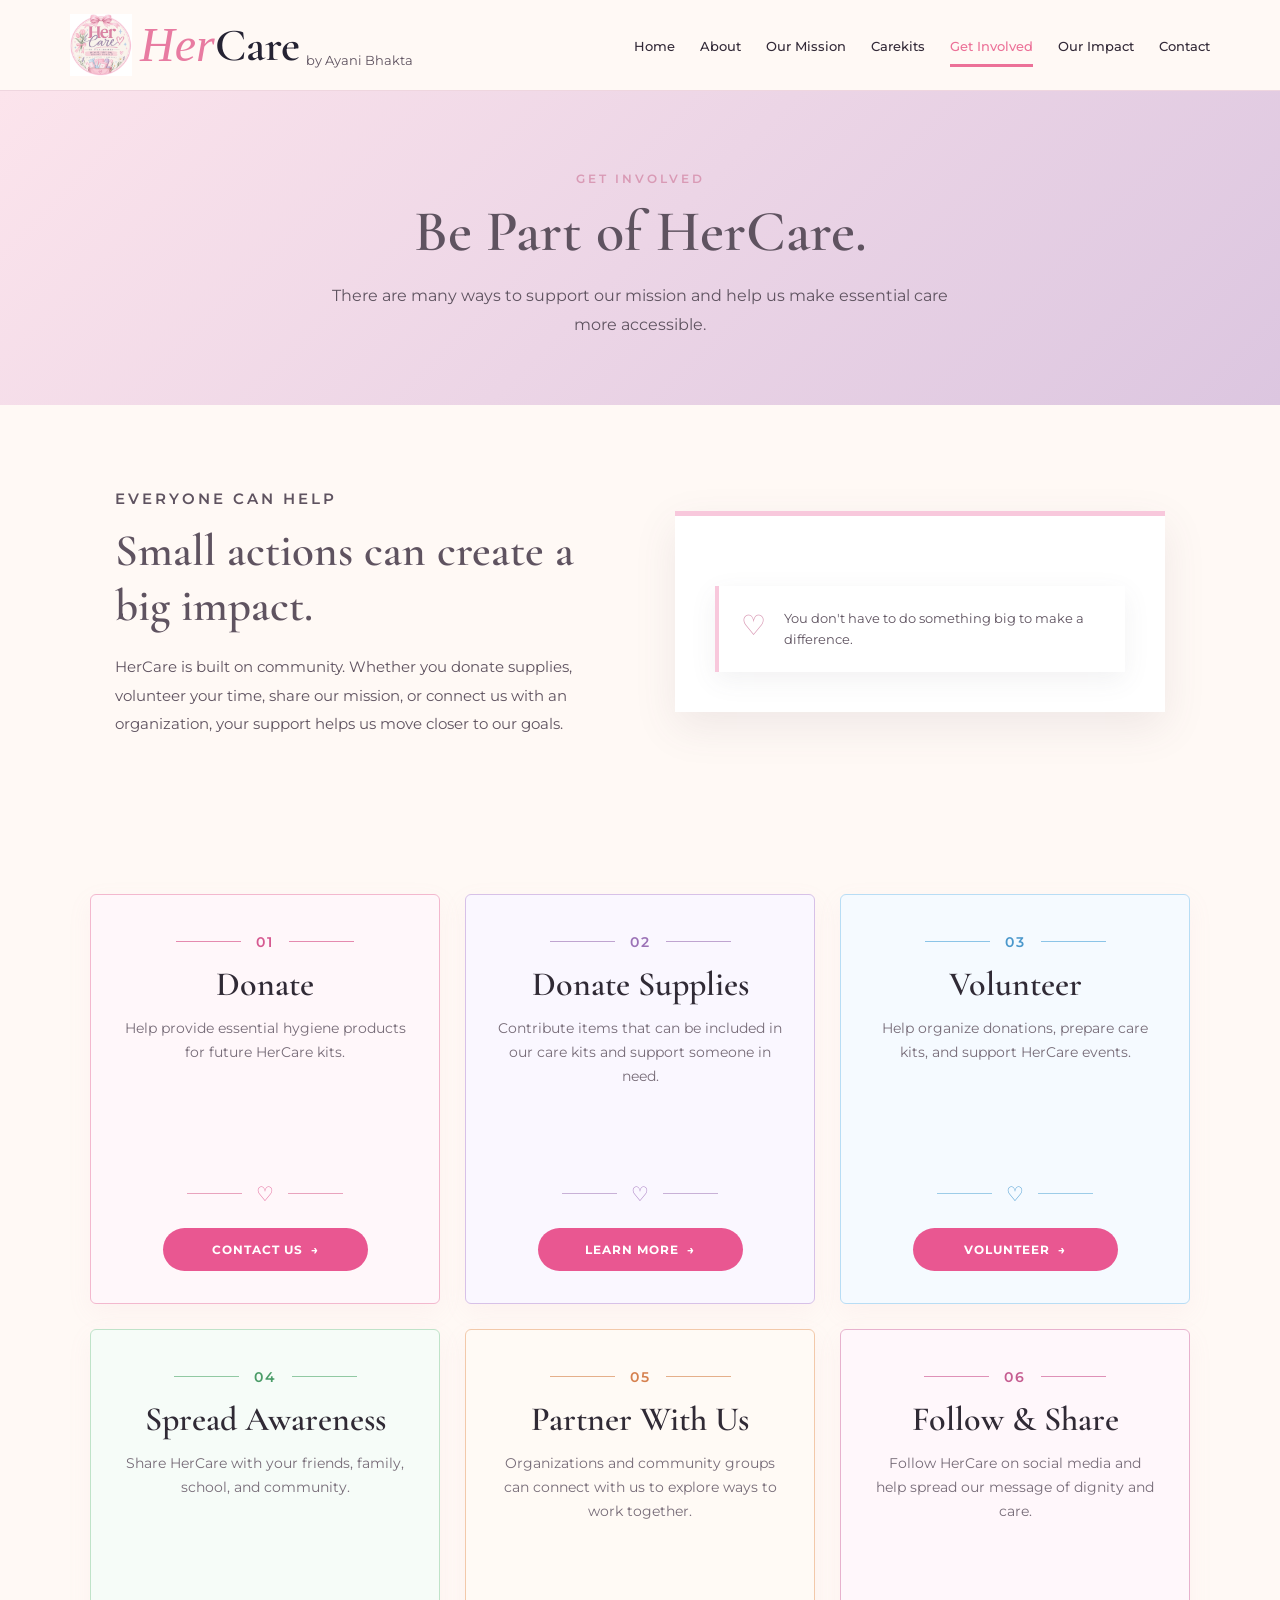
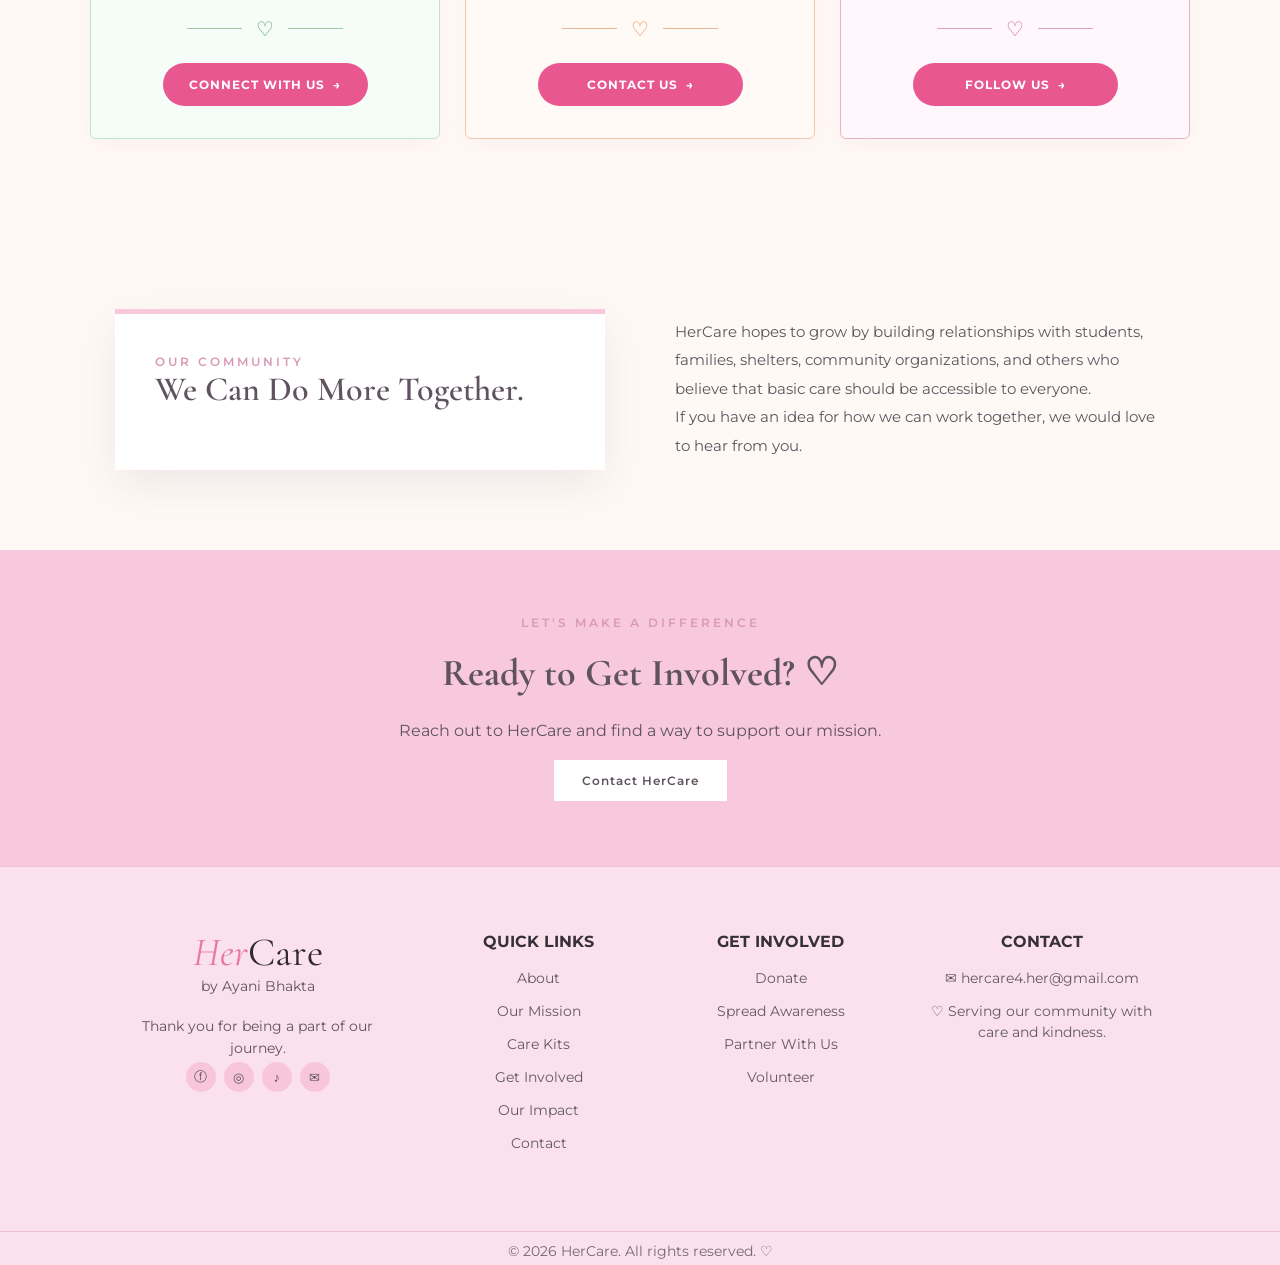
<file: get-involved.html>
<!DOCTYPE html>
<html lang="en">

<head>
    <meta charset="UTF-8">
    <meta name="viewport" content="width=device-width, initial-scale=1.0">

    <title>Get Involved | HerCare</title>

    <link rel="preconnect" href="https://fonts.googleapis.com">
    <link rel="preconnect" href="https://fonts.gstatic.com" crossorigin>

    <link href="https://fonts.googleapis.com/css2?family=Cormorant+Garamond:wght@400;500;600;700&family=Montserrat:wght@400;500;600;700&family=Playfair+Display:wght@400;500;600&display=swap"
        rel="stylesheet">

    <link rel="stylesheet" href="style.css">
</head>

<body>

<header>
    <div class="nav-container">

        <a href="index.html" class="logo">
            <img src="images/logo.png" alt="HerCare Logo" class="logo-image">
            <span class="logo-her">Her</span>
            <span class="logo-care">Care</span>
            <span class="logo-by">by Ayani Bhakta</span>
        </a>

        <button class="menu-button" aria-label="Open menu">☰</button>

        <nav>
            <ul class="nav-links">
                <li><a href="index.html">Home</a></li>
                <li><a href="about.html">About</a></li>
                <li><a href="mission.html">Our Mission</a></li>
                <li><a href="care-kits.html">Carekits</a></li>
                <li><a href="get-involved.html" class="active">Get Involved</a></li>
                <li><a href="impact.html">Our Impact</a></li>
                <li><a href="contact.html">Contact</a></li>
            </ul>
        </nav>

    </div>
</header>


<main class="about-page">


<section class="page-hero contact-hero">

    <div class="page-hero-content">

        <p class="section-label">GET INVOLVED</p>

        <h1>Be Part of HerCare.</h1>

        <p>
            There are many ways to support our mission and help us
            make essential care more accessible.
        </p>

    </div>

</section>


<section class="contact-section">

    <div class="contact-layout">

        <div class="contact-intro">

            <p class="section-label">EVERYONE CAN HELP</p>

            <h2>Small actions can create a big impact.</h2>

            <p>
                HerCare is built on community. Whether you donate
                supplies, volunteer your time, share our mission, or
                connect us with an organization, your support helps
                us move closer to our goals.
            </p>

        </div>

        <div class="contact-card">

            <div class="contact-note">

                <span>♡</span>

                <p>
                    You don't have to do something big to make a
                    difference.
                </p>

            </div>

        </div>

    </div>

</section>


<!-- WAYS TO HELP -->

<section class="inner-card-section get-involved-section">

    <div class="inner-card-grid three-card-grid">


        <!-- DONATE -->

        <div class="large-inner-card donate-card">

            <div class="involvement-space" aria-hidden="true"></div>

            <div class="card-number">
                <span></span>01<span></span>
            </div>

            <h3>Donate</h3>

            <p>
                Help provide essential hygiene products
                for future HerCare kits.
            </p>

            <div class="card-divider">♡</div>

            <a href="mailto:hercare4.her@gmail.com"
               class="card-button">
                CONTACT US&nbsp; →
            </a>

        </div>


        <!-- DONATE SUPPLIES -->

        <div class="large-inner-card supplies-card">

            <div class="involvement-space" aria-hidden="true"></div>

            <div class="card-number">
                <span></span>02<span></span>
            </div>

            <h3>Donate Supplies</h3>

            <p>
                Contribute items that can be included
                in our care kits and support someone in need.
            </p>

            <div class="card-divider">♡</div>

            <a href="care-kits.html"
               class="card-button">
                LEARN MORE&nbsp; →
            </a>

        </div>


        <!-- VOLUNTEER -->

        <div class="large-inner-card volunteer-card">

            <div class="involvement-space" aria-hidden="true"></div>

            <div class="card-number">
                <span></span>03<span></span>
            </div>

            <h3>Volunteer</h3>

            <p>
                Help organize donations, prepare care kits,
                and support HerCare events.
            </p>

            <div class="card-divider">♡</div>

            <a href="mailto:hercare4.her@gmail.com"
               class="card-button">
                VOLUNTEER&nbsp; →
            </a>

        </div>


        <!-- SPREAD AWARENESS -->

        <div class="large-inner-card awareness-card">

            <div class="involvement-space" aria-hidden="true"></div>

            <div class="card-number">
                <span></span>04<span></span>
            </div>

            <h3>Spread Awareness</h3>

            <p>
                Share HerCare with your friends,
                family, school, and community.
            </p>

            <div class="card-divider">♡</div>

            <a href="contact.html"
               class="card-button">
                CONNECT WITH US&nbsp; →
            </a>

        </div>


        <!-- PARTNER WITH US -->

        <div class="large-inner-card partner-card">

            <div class="involvement-space" aria-hidden="true"></div>

            <div class="card-number">
                <span></span>05<span></span>
            </div>

            <h3>Partner With Us</h3>

            <p>
                Organizations and community groups can
                connect with us to explore ways to work together.
            </p>

            <div class="card-divider">♡</div>

            <a href="mailto:hercare4.her@gmail.com"
               class="card-button">
                CONTACT US&nbsp; →
            </a>

        </div>


        <!-- FOLLOW & SHARE -->

        <div class="large-inner-card follow-card">

            <div class="involvement-space" aria-hidden="true"></div>

            <div class="card-number">
                <span></span>06<span></span>
            </div>

            <h3>Follow &amp; Share</h3>

            <p>
                Follow HerCare on social media and
                help spread our message of dignity and care.
            </p>

            <div class="card-divider">♡</div>

            <a href="contact.html"
               class="card-button">
                FOLLOW US&nbsp; →
            </a>

        </div>

    </div>

</section>


<section class="contact-section">

    <div class="contact-layout">

        <div class="contact-card">

            <p class="section-label">OUR COMMUNITY</p>

            <h2>We Can Do More Together.</h2>

        </div>

        <div class="contact-intro">

            <p>
                HerCare hopes to grow by building relationships
                with students, families, shelters, community
                organizations, and others who believe that basic
                care should be accessible to everyone.
            </p>

            <p>
                If you have an idea for how we can work together,
                we would love to hear from you.
            </p>

        </div>

    </div>

</section>


<section class="page-cta">

    <div class="page-cta-content">

        <p class="section-label">
            LET'S MAKE A DIFFERENCE
        </p>

        <h2>Ready to Get Involved? ♡</h2>

        <p>
            Reach out to HerCare and find a way to support our
            mission.
        </p>

        <a href="contact.html" class="button primary-button">
            Contact HerCare
        </a>

    </div>

</section>

</main>


<!-- FOOTER -->

<footer>

<div class="footer-container">

    <div class="footer-brand">

        <div class="footer-logo">
            <span>Her</span>Care
        </div>

        <div class="footer-by">
            by Ayani Bhakta
        </div>

        <p>
            Thank you for being a part
            of our journey.
        </p>

        <div class="social-icons">

            <a
                href="https://www.facebook.com/profile.php?id=61594185781032&sk=directory_contact_info&fb_profile_edit_entry_point=%7B%22feature%22%3A%22profile_directory%22%2C%22click_point%22%3A%22pencil_edit_directory_section%22%2C%22additional_metadata%22%3A%7B%22section_type%22%3A%22contact_info%22%7D%7D"
                target="_blank"
                rel="noopener noreferrer"
                aria-label="Facebook">
                ⓕ
            </a>

            <a
                href="https://www.instagram.com/hercare_ayani/?utm_source=ig_web_button_share_sheet"
                target="_blank"
                rel="noopener noreferrer"
                aria-label="Instagram">
                ◎
            </a>

            <a
                href="https://www.tiktok.com/@hercare_ayani?is_from_webapp=1&sender_device=pc"
                target="_blank"
                rel="noopener noreferrer"
                aria-label="TikTok">
                ♪
            </a>

            <a
                href="mailto:hercare4.her@gmail.com"
                aria-label="Email">
                ✉
            </a>

        </div>

    </div>


    <div class="footer-column">

        <h4>QUICK LINKS</h4>

        <a href="about.html">About</a>
        <a href="mission.html">Our Mission</a>
        <a href="care-kits.html">Care Kits</a>
        <a href="get-involved.html">Get Involved</a>
        <a href="impact.html">Our Impact</a>
        <a href="contact.html">Contact</a>

    </div>


    <div class="footer-column">

        <h4>GET INVOLVED</h4>

        <a href="get-involved.html">Donate</a>
        <a href="get-involved.html">Spread Awareness</a>
        <a href="get-involved.html">Partner With Us</a>
        <a href="get-involved.html">Volunteer</a>

    </div>


    <div class="footer-column contact">

        <h4>CONTACT</h4>

        <p>✉ hercare4.her@gmail.com</p>

        <p>
            ♡ Serving our community with care and kindness.
        </p>

    </div>

</div>


<div class="copyright">

    © <span id="year"></span>
    2026 HerCare. All rights reserved. ♡

</div>

</footer>


<script src="script.js"></script>

</body>
</html>
</file>
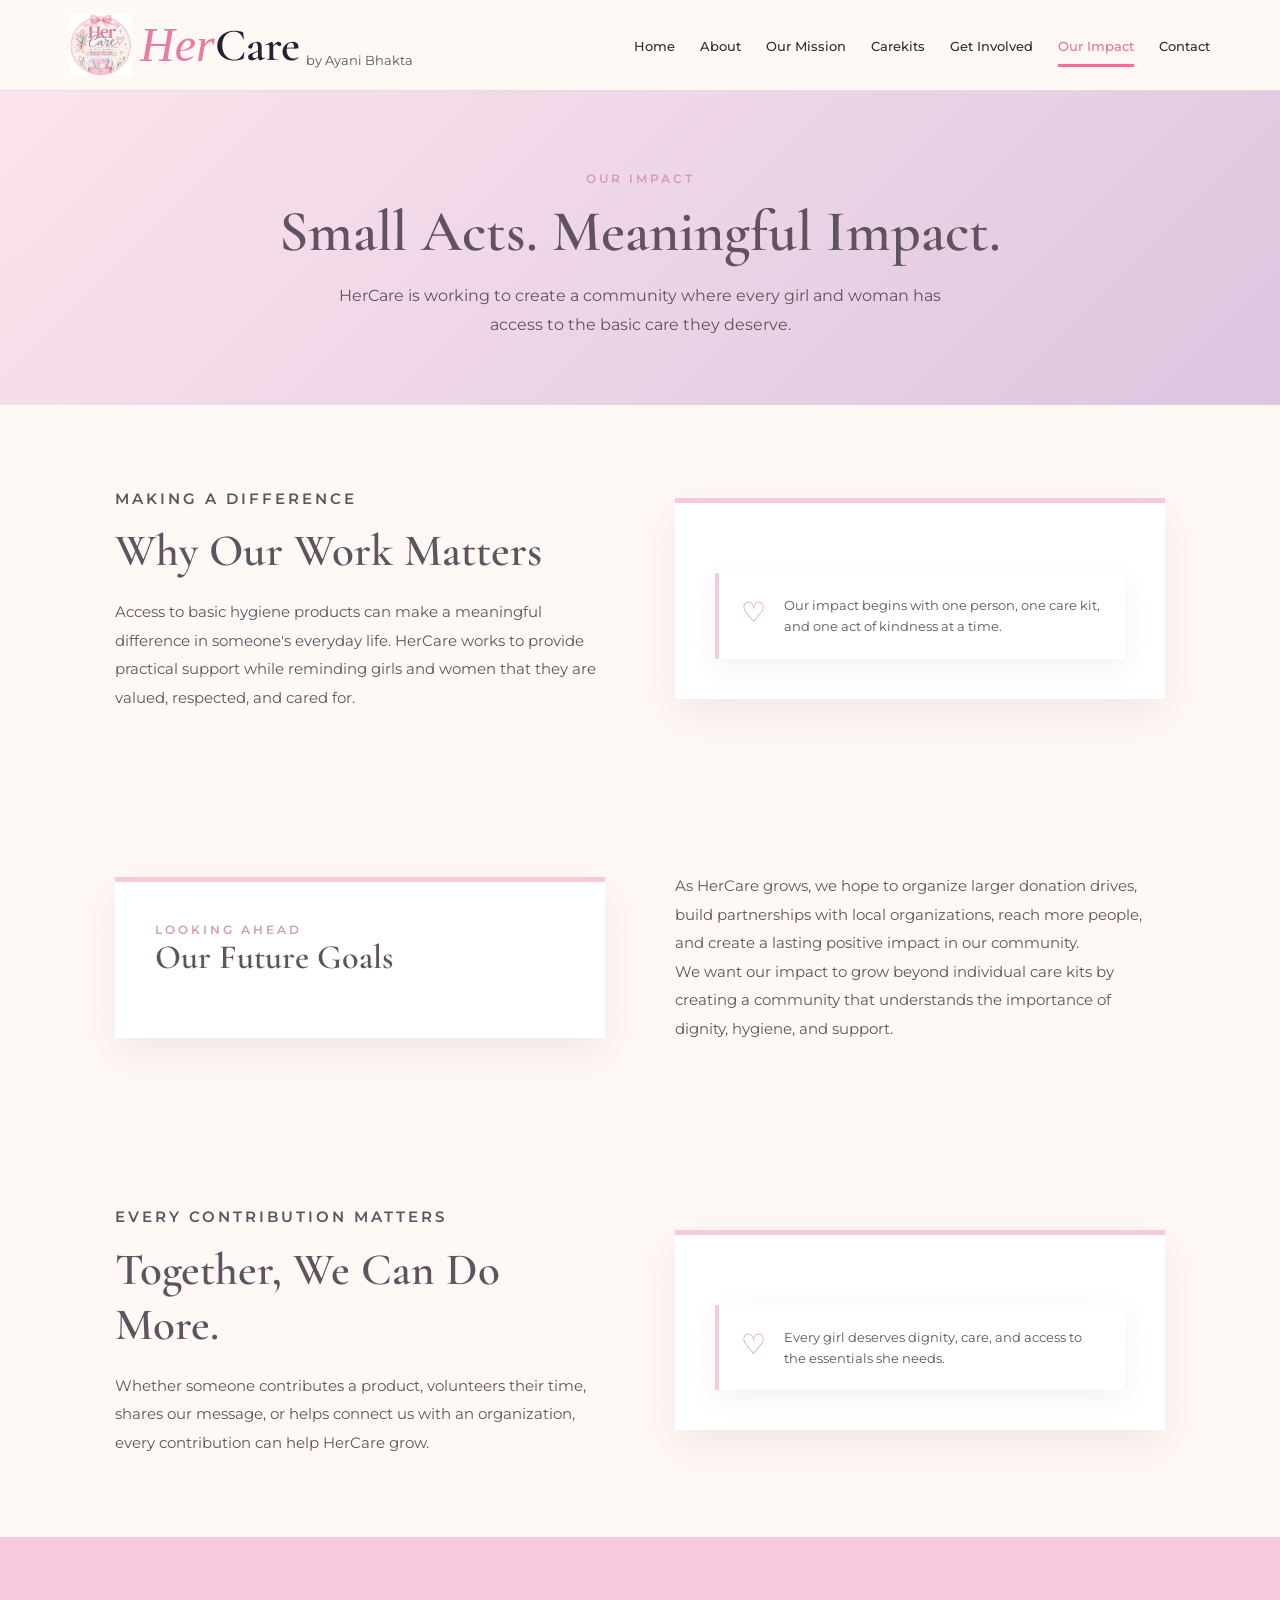
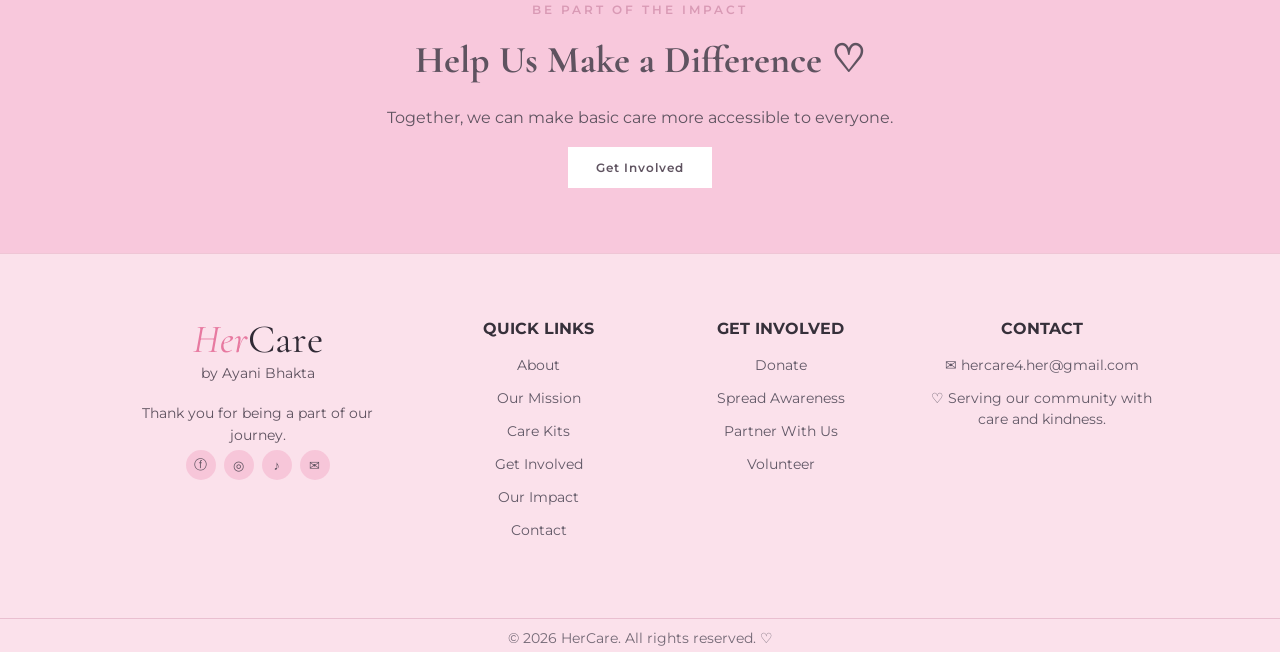
<file: impact.html>
<!DOCTYPE html>
<html lang="en">

<head>
    <meta charset="UTF-8">
    <meta name="viewport" content="width=device-width, initial-scale=1.0">

    <title>Our Impact | HerCare</title>

    <link rel="preconnect" href="https://fonts.googleapis.com">
    <link rel="preconnect" href="https://fonts.gstatic.com" crossorigin>

    <link href="https://fonts.googleapis.com/css2?family=Cormorant+Garamond:wght@400;500;600;700&family=Montserrat:wght@400;500;600;700&family=Playfair+Display:wght@400;500;600&display=swap"
        rel="stylesheet">

    <link rel="stylesheet" href="style.css">
</head>

<body>

<header>
    <div class="nav-container">

        <a href="index.html" class="logo">
            <img src="images/logo.png" alt="HerCare Logo" class="logo-image">
            <span class="logo-her">Her</span>
            <span class="logo-care">Care</span>
            <span class="logo-by">by Ayani Bhakta</span>
        </a>

        <button class="menu-button" aria-label="Open menu">☰</button>

        <nav>
            <ul class="nav-links">
                <li><a href="index.html">Home</a></li>
                <li><a href="about.html">About</a></li>
                <li><a href="mission.html">Our Mission</a></li>
                <li><a href="care-kits.html">Carekits</a></li>
                <li><a href="get-involved.html">Get Involved</a></li>
                <li><a href="impact.html" class="active">Our Impact</a></li>
                <li><a href="contact.html">Contact</a></li>
            </ul>
        </nav>

    </div>
</header>


<main class="about-page">

    <section class="page-hero contact-hero">

        <div class="page-hero-content">

            <p class="section-label">OUR IMPACT</p>

            <h1>Small Acts. Meaningful Impact.</h1>

            <p>
                HerCare is working to create a community where every
                girl and woman has access to the basic care they deserve.
            </p>

        </div>

    </section>


    <section class="contact-section">

        <div class="contact-layout">

            <div class="contact-intro">

                <p class="section-label">MAKING A DIFFERENCE</p>

                <h2>Why Our Work Matters</h2>

                <p>
                    Access to basic hygiene products can make a meaningful
                    difference in someone's everyday life. HerCare works
                    to provide practical support while reminding girls and
                    women that they are valued, respected, and cared for.
                </p>

            </div>

            <div class="contact-card">

                <div class="contact-note">

                    <span>♡</span>

                    <p>
                        Our impact begins with one person, one care kit,
                        and one act of kindness at a time.
                    </p>

                </div>

            </div>

        </div>

    </section>




    <section class="contact-section">

        <div class="contact-layout">

            <div class="contact-card">

                <p class="section-label">LOOKING AHEAD</p>

                <h2>Our Future Goals</h2>

            </div>

            <div class="contact-intro">

                <p>
                    As HerCare grows, we hope to organize larger
                    donation drives, build partnerships with local
                    organizations, reach more people, and create a
                    lasting positive impact in our community.
                </p>

                <p>
                    We want our impact to grow beyond individual care
                    kits by creating a community that understands the
                    importance of dignity, hygiene, and support.
                </p>

            </div>

        </div>

    </section>


    <section class="contact-section">

        <div class="contact-layout">

            <div class="contact-intro">

                <p class="section-label">EVERY CONTRIBUTION MATTERS</p>

                <h2>Together, We Can Do More.</h2>

                <p>
                    Whether someone contributes a product, volunteers
                    their time, shares our message, or helps connect us
                    with an organization, every contribution can help
                    HerCare grow.
                </p>

            </div>

            <div class="contact-card">

                <div class="contact-note">

                    <span>♡</span>

                    <p>
                        Every girl deserves dignity, care, and access
                        to the essentials she needs.
                    </p>

                </div>

            </div>

        </div>

    </section>


    <section class="page-cta">

        <div class="page-cta-content">

            <p class="section-label">BE PART OF THE IMPACT</p>

            <h2>Help Us Make a Difference ♡</h2>

            <p>
                Together, we can make basic care more accessible to
                everyone.
            </p>

            <a href="get-involved.html" class="button primary-button">
                Get Involved
            </a>

        </div>

    </section>

</main>


<!-- FOOTER -->

<footer>

    <div class="footer-container">

        <div class="footer-brand">

            <div class="footer-logo">
                <span>Her</span>Care
            </div>

            <div class="footer-by">
                by Ayani Bhakta
            </div>

            <p>
                Thank you for being a part
                of our journey.
            </p>

            <div class="social-icons">

                <a
                    href="https://www.facebook.com/profile.php?id=61594185781032&sk=directory_contact_info&fb_profile_edit_entry_point=%7B%22feature%22%3A%22profile_directory%22%2C%22click_point%22%3A%22pencil_edit_directory_section%22%2C%22additional_metadata%22%3A%7B%22section_type%22%3A%22contact_info%22%7D%7D"
                    target="_blank"
                    rel="noopener noreferrer"
                    aria-label="Facebook">
                    ⓕ
                </a>

                <a
                    href="https://www.instagram.com/hercare_ayani/?utm_source=ig_web_button_share_sheet"
                    target="_blank"
                    rel="noopener noreferrer"
                    aria-label="Instagram">
                    ◎
                </a>

                <a
                    href="https://www.tiktok.com/@hercare_ayani?is_from_webapp=1&sender_device=pc"
                    target="_blank"
                    rel="noopener noreferrer"
                    aria-label="TikTok">
                    ♪
                </a>

                <a
                    href="mailto:hercare4.her@gmail.com"
                    aria-label="Email">
                    ✉
                </a>

            </div>

        </div>

        <div class="footer-column">

            <h4>QUICK LINKS</h4>

            <a href="about.html">About</a>
            <a href="mission.html">Our Mission</a>
            <a href="care-kits.html">Care Kits</a>
            <a href="get-involved.html">Get Involved</a>
            <a href="impact.html">Our Impact</a>
            <a href="contact.html">Contact</a>

        </div>

        <div class="footer-column">

            <h4>GET INVOLVED</h4>

            <a href="get-involved.html">Donate</a>
            <a href="get-involved.html">Spread Awareness</a>
            <a href="get-involved.html">Partner With Us</a>
            <a href="get-involved.html">Volunteer</a>

        </div>

        <div class="footer-column contact">

            <h4>CONTACT</h4>

            <p>✉ hercare4.her@gmail.com</p>

            <p>
                ♡ Serving our community with care and kindness.
            </p>

        </div>

    </div>

    <div class="copyright">

        © <span id="year"></span>
        2026 HerCare. All rights reserved. ♡

    </div>

</footer>


<script src="script.js"></script>

</body>
</html>
</file>
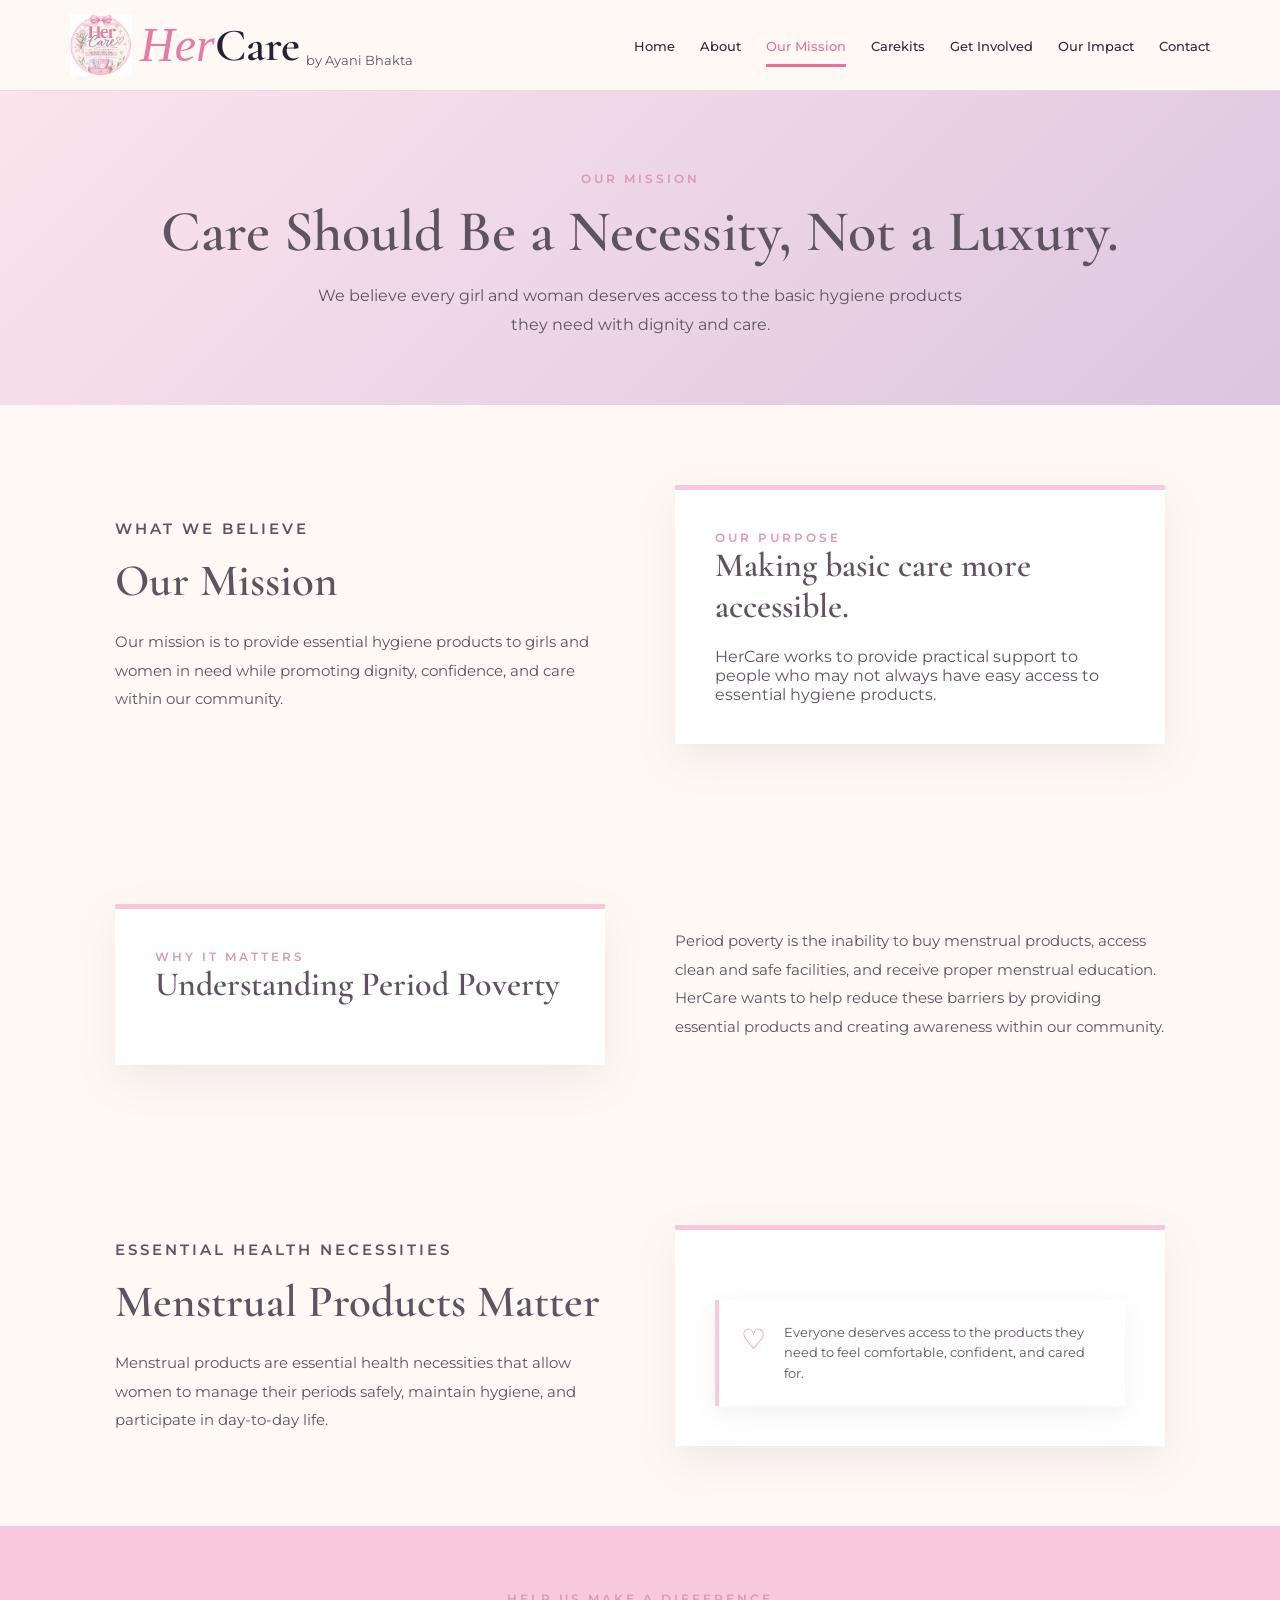
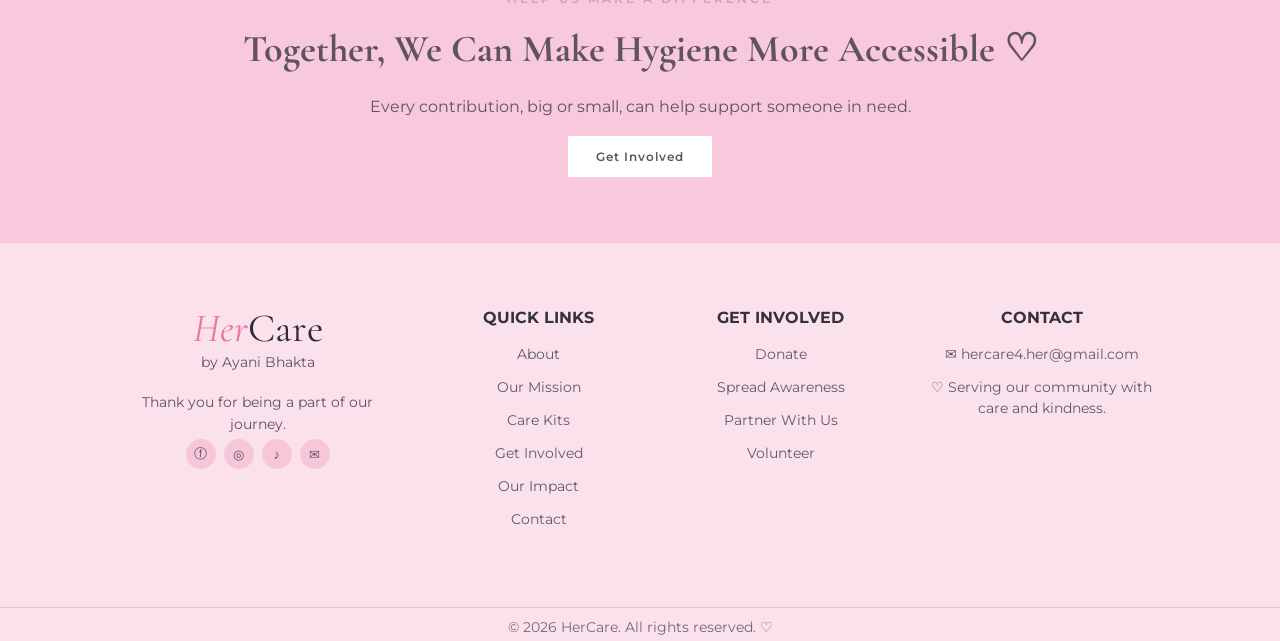
<file: mission.html>
<!DOCTYPE html>
<html lang="en">

<head>
    <meta charset="UTF-8">
    <meta name="viewport" content="width=device-width, initial-scale=1.0">

    <title>Our Mission | HerCare</title>

    <link rel="preconnect" href="https://fonts.googleapis.com">
    <link rel="preconnect" href="https://fonts.gstatic.com" crossorigin>

    <link href="https://fonts.googleapis.com/css2?family=Cormorant+Garamond:wght@400;500;600;700&family=Montserrat:wght@400;500;600;700&family=Playfair+Display:wght@400;500;600&display=swap"
        rel="stylesheet">

    <link rel="stylesheet" href="style.css">
</head>

<body>

<header>
    <div class="nav-container">

        <a href="index.html" class="logo">
            <img src="images/logo.png" alt="HerCare Logo" class="logo-image">
            <span class="logo-her">Her</span>
            <span class="logo-care">Care</span>
            <span class="logo-by">by Ayani Bhakta</span>
        </a>

        <button class="menu-button" aria-label="Open menu">☰</button>

        <nav>
            <ul class="nav-links">
                <li><a href="index.html">Home</a></li>
                <li><a href="about.html">About</a></li>
                <li><a href="mission.html" class="active">Our Mission</a></li>
                <li><a href="care-kits.html">Carekits</a></li>
                <li><a href="get-involved.html">Get Involved</a></li>
                <li><a href="impact.html">Our Impact</a></li>
                <li><a href="contact.html">Contact</a></li>
            </ul>
        </nav>

    </div>
</header>


<main class="about-page">

    <section class="page-hero contact-hero">

        <div class="page-hero-content">

            <p class="section-label">OUR MISSION</p>

            <h1>Care Should Be a Necessity, Not a Luxury.</h1>

            <p>
                We believe every girl and woman deserves access to the
                basic hygiene products they need with dignity and care.
            </p>

        </div>

    </section>


    <section class="contact-section">

        <div class="contact-layout">

            <div class="contact-intro">

                <p class="section-label">WHAT WE BELIEVE</p>

                <h2>Our Mission</h2>

                <p>
                    Our mission is to provide essential hygiene products
                    to girls and women in need while promoting dignity,
                    confidence, and care within our community.
                </p>

            </div>

            <div class="contact-card">

                <p class="section-label">OUR PURPOSE</p>

                <h2>Making basic care more accessible.</h2>

                <p>
                    HerCare works to provide practical support to people
                    who may not always have easy access to essential
                    hygiene products.
                </p>

            </div>

        </div>

    </section>


    <section class="contact-section">

        <div class="contact-layout">

            <div class="contact-card">

                <p class="section-label">WHY IT MATTERS</p>

                <h2>Understanding Period Poverty</h2>

            </div>

            <div class="contact-intro">

                <p>
                    Period poverty is the inability to buy menstrual
                    products, access clean and safe facilities, and
                    receive proper menstrual education.
                </p>

                <p>
                    HerCare wants to help reduce these barriers by
                    providing essential products and creating awareness
                    within our community.
                </p>

            </div>

        </div>

    </section>


    <section class="contact-section">

        <div class="contact-layout">

            <div class="contact-intro">

                <p class="section-label">ESSENTIAL HEALTH NECESSITIES</p>

                <h2>Menstrual Products Matter</h2>

                <p>
                    Menstrual products are essential health necessities
                    that allow women to manage their periods safely,
                    maintain hygiene, and participate in day-to-day life.
                </p>

            </div>

            <div class="contact-card">

                <div class="contact-note">

                    <span>♡</span>

                    <p>
                        Everyone deserves access to the products they
                        need to feel comfortable, confident, and cared for.
                    </p>

                </div>

            </div>

        </div>

    </section>




    <section class="page-cta">

        <div class="page-cta-content">

            <p class="section-label">HELP US MAKE A DIFFERENCE</p>

            <h2>Together, We Can Make Hygiene More Accessible ♡</h2>

            <p>
                Every contribution, big or small, can help support
                someone in need.
            </p>

            <a href="get-involved.html" class="button primary-button">
                Get Involved
            </a>

        </div>

    </section>

</main>

<!-- FOOTER -->

<footer>

    <div class="footer-container">

        <div class="footer-brand">

            <div class="footer-logo">
                <span>Her</span>Care
            </div>

            <div class="footer-by">
                by Ayani Bhakta
            </div>

            <p>
                Thank you for being a part
                of our journey.
            </p>

            <div class="social-icons">

                <a
                    href="https://www.facebook.com/profile.php?id=61594185781032&sk=directory_contact_info&fb_profile_edit_entry_point=%7B%22feature%22%3A%22profile_directory%22%2C%22click_point%22%3A%22pencil_edit_directory_section%22%2C%22additional_metadata%22%3A%7B%22section_type%22%3A%22contact_info%22%7D%7D"
                    target="_blank"
                    rel="noopener noreferrer"
                    aria-label="Facebook">
                    ⓕ
                </a>

                <a
                    href="https://www.instagram.com/hercare_ayani/?utm_source=ig_web_button_share_sheet"
                    target="_blank"
                    rel="noopener noreferrer"
                    aria-label="Instagram">
                    ◎
                </a>

                <a
                    href="https://www.tiktok.com/@hercare_ayani?is_from_webapp=1&sender_device=pc"
                    target="_blank"
                    rel="noopener noreferrer"
                    aria-label="TikTok">
                    ♪
                </a>

                <a
                    href="mailto:hercare4.her@gmail.com"
                    aria-label="Email">
                    ✉
                </a>

            </div>

        </div>

        <div class="footer-column">

            <h4>QUICK LINKS</h4>

            <a href="about.html">About</a>
            <a href="mission.html">Our Mission</a>
            <a href="care-kits.html">Care Kits</a>
            <a href="get-involved.html">Get Involved</a>
            <a href="impact.html">Our Impact</a>
            <a href="contact.html">Contact</a>

        </div>

        <div class="footer-column">

            <h4>GET INVOLVED</h4>

            <a href="get-involved.html">Donate</a>
            <a href="get-involved.html">Spread Awareness</a>
            <a href="get-involved.html">Partner With Us</a>
            <a href="get-involved.html">Volunteer</a>

        </div>

        <div class="footer-column contact">

            <h4>CONTACT</h4>

            <p>✉ hercare4.her@gmail.com</p>

            <p>
                ♡ Serving our community with care and kindness.
            </p>

        </div>

    </div>

    <div class="copyright">

        © <span id="year"></span>
        2026 HerCare. All rights reserved. ♡

    </div>

</footer>


<script src="script.js"></script>

</body>
</html>
</file>
<file: style.css>
/* =========================================================
   HER CARE — STYLE.CSS
========================================================= */

:root {
    --pink: #F8C8DC;
    --blush: #FCE4EC;
    --lavender: #DCC6E0;
    --blue: #C7DFF2;
    --mint: #CDE8D5;
    --peach: #FAD9C1;
    --cream: #FFF9F5;
    --rose: #D99AB5;
    --text: #5F5360;
    --dark: #302A35;
    --muted: #776C78;
    --line: #E99DB9;
}

/* =========================================================
   GENERAL
========================================================= */

* {
    box-sizing: border-box;
    margin: 0;
    padding: 0;
}

html {
    scroll-behavior: smooth;
}

body {
    font-family: "Montserrat", sans-serif;
    background: var(--cream);
    color: var(--text);
    overflow-x: hidden;
    min-height: 100vh;
    display: flex;
    flex-direction: column;
}

main {
    flex: 1;
}

img {
    max-width: 100%;
}

a {
    text-decoration: none;
    color: inherit;
}

/* =========================================================
   NAVIGATION
========================================================= */

.navbar,
header {
    width: 100%;
    background: var(--cream);
    border-bottom: 1px solid #efd6df;
}

.nav-container {
    width: 100%;
    max-width: 1200px;
    min-height: 90px;
    margin: auto;
    padding: 10px 30px;
    display: flex;
    align-items: center;
}

.logo {
    display: flex;
    align-items: center;
    white-space: nowrap;
    flex-shrink: 0;
}

.logo-image {
    width: 62px;
    height: 62px;
    object-fit: contain;
    display: block;
    margin-right: 8px;
    flex-shrink: 0;
}

.logo-her {
    font-family: cursive;
    font-size: 48px;
    font-style: italic;
    color: #E87BA1;
    line-height: 1;
}

.logo-care {
    font-family: "Cormorant Garamond", serif;
    font-size: 46px;
    font-weight: 600;
    color: #252333;
    line-height: 1;
}

.logo-by {
    font-size: 13px;
    margin-left: 6px;
    color: var(--text);
    align-self: flex-end;
    margin-bottom: 8px;
}

.nav-container nav {
    flex: 1;
    margin-left: 35px;
}

.nav-links {
    display: flex;
    align-items: center;
    justify-content: flex-end;
    gap: 25px;
    list-style: none;
}

.nav-links a {
    font-size: 13px;
    font-weight: 500;
    color: #332a38;
    padding: 10px 0;
    white-space: nowrap;
}

.nav-links a:hover,
.nav-links a.active {
    color: #EC7198;
}

.nav-links a.active {
    border-bottom: 3px solid #EC7198;
}

.menu-button,
.menu-toggle {
    display: none;
    border: 1px solid #e7a9c2;
    background: var(--pink);
    width: 52px;
    height: 52px;
    font-size: 22px;
    color: #2296dc;
    cursor: pointer;
}

/* =========================================================
   HOMEPAGE HERO
========================================================= */

.hero {
    width: 100%;
    background: var(--cream);
}

.hero-container {
    max-width: 1200px;
    width: 100%;
    margin: auto;
    padding: 80px 40px;
    display: grid;
    grid-template-columns: 1fr 1fr;
    align-items: center;
    gap: 55px;
}

.hero-text {
    min-width: 0;
}

.slogan {
    display: inline-block;
    background: var(--blush);
    color: #E56F98;
    padding: 10px 18px;
    border-radius: 30px;
    font-size: 15px;
    margin-bottom: 25px;
}

.hero h1 {
    font-family: "Cormorant Garamond", serif;
    font-size: clamp(48px, 5vw, 72px);
    line-height: .98;
    color: #292634;
    margin-bottom: 25px;
}

.hero h1 span {
    color: #E87BA1;
    font-style: italic;
}

.hero-text p {
    max-width: 560px;
    font-size: 17px;
    line-height: 1.9;
    color: #746a77;
    margin-bottom: 30px;
}

.hero-buttons {
    display: flex;
    gap: 15px;
    flex-wrap: wrap;
}

.button {
    display: inline-flex;
    justify-content: center;
    align-items: center;
    min-height: 62px;
    padding: 0 35px;
    font-weight: 600;
    font-size: 14px;
    letter-spacing: 1px;
}

.pink-button {
    background: #ED7199;
    color: white;
}

.blue-button {
    background: var(--blue);
    color: #4d5660;
}

/* =========================================================
   HERO TEAM FRAME
========================================================= */

.hero-image {
    width: 100%;
    overflow: hidden;
    border-radius: 0 0 80px 0;
}

.team-frame {
    border: 2px solid var(--rose);
    background: var(--blush);
    padding: 14px;
    box-shadow: 0 12px 30px rgba(217,154,181,.18);
}

.frame-inner {
    width: 100%;
    border: 1px solid rgba(217,154,181,.7);
    overflow: hidden;
    display: block;
}

.hero-team-photo {
    width: 100%;
    height: auto;
    display: block;
}

/* =========================================================
   TEAM
========================================================= */

.team-section {
    background: white;
    width: 100%;
    padding: 85px 30px 100px;
}

.team-title,
.our-team-description {
    max-width: 1100px;
    margin-left: auto;
    margin-right: auto;
    text-align: left;
}

.team-title {
    margin-bottom: 35px;
}

.meet-team {
    color: #9b6682;
    font-size: 15px;
    letter-spacing: 1px;
    margin-bottom: 5px;
}

.team-title h2 {
    font-family: "Cormorant Garamond", serif;
    font-size: 38px;
    line-height: 1.15;
    color: #5b5361;
    margin-bottom: 8px;
}

.team-intro {
    font-size: 16px;
    line-height: 1.5;
    color: #776d79;
}

.our-team-description {
    margin-bottom: 45px;
}

.description-heart {
    font-size: 22px;
    color: #9b6682;
    margin-bottom: 3px;
}

.our-team-description h3 {
    font-size: 21px;
    color: #514857;
    margin-bottom: 5px;
}

.our-team-description p {
    max-width: 1000px;
    font-size: 15px;
    line-height: 1.55;
    color: #756b77;
}

.team-container {
    width: 100%;
    max-width: 1100px;
    margin: auto;
    display: grid;
    grid-template-columns: repeat(4,1fr);
    gap: 25px;
}

.team-card {
    position: relative;
    background: var(--cream);
    border: 1px solid #edbfd0;
    text-align: center;
    overflow: visible;
    padding-bottom: 25px;
    min-width: 0;
}

.team-photo {
    position: relative;
    width: 100%;
    height: 250px;
    overflow: visible;
    background: #FFF9F5;
    display: block;
    border-bottom: 1px solid #edbfd0;
}

.team-photo img {
    width: 100%;
    height: 100%;
    display: block;
    object-fit: cover;
    object-position: center 20%;
}

.team-heart {
    position: absolute;
    left: 50%;
    bottom: -27px;
    transform: translateX(-50%);
    width: 54px;
    height: 54px;
    border-radius: 50%;
    background: var(--cream);
    border: 2px solid var(--rose);
    display: flex;
    align-items: center;
    justify-content: center;
    font-size: 28px;
    color: var(--rose);
    line-height: 1;
    z-index: 10;
    box-shadow: 0 5px 12px rgba(217,154,181,.16);
    pointer-events: none;
}

.team-card h3 {
    font-family: "Cormorant Garamond", serif;
    font-size: 27px;
    color: #332b38;
    margin: 42px 10px 10px;
}

.role {
    display: inline-block;
    padding: 6px 17px;
    border-radius: 20px;
    font-size: 11px;
    font-weight: 600;
    letter-spacing: 1px;
    margin-bottom: 12px;
}

.founder {
    background: #F9DDE8;
    color: #E36D96;
}

.cofounder {
    background: #DCC6E0;
    color: #755C7D;
}

.coordinator {
    background: #CDE8D5;
    color: #5D8069;
}

.financial {
    background: #C7DFF2;
    color: #58748A;
}

.team-card p {
    font-size: 13px;
    line-height: 1.55;
    color: #716774;
    padding: 0 20px;
}

/* =========================================================
   HOMEPAGE WHAT WE DO
========================================================= */

.what-we-do {
    background: var(--cream);
    width: 100%;
    padding: 70px 30px 85px;
}

.section-title {
    text-align: center;
    color: #E86691;
    font-weight: 600;
    letter-spacing: 1px;
    font-size: 17px;
    margin-bottom: 50px;
}

.title-heart {
    margin-left: 5px;
}

.what-we-do .what-container {
    width: 100%;
    max-width: 1100px;
    margin: auto;
    display: grid;
    grid-template-columns: 1fr 1px 1fr 1px 1fr 1px 1fr;
    align-items: stretch;
}

.what-we-do .what-card {
    width: 100%;
    min-width: 0;
    text-align: center;
    padding: 0 25px;
    border: none;
    transition: transform .2s;
}

.what-we-do .what-card:hover {
    transform: translateY(-4px);
}

.what-icon,
.care-icon {
    width: 72px;
    height: 72px;
    margin: 0 auto 20px;
    border-radius: 50%;
    display: flex;
    align-items: center;
    justify-content: center;
    font-size: 32px;
}

.pink-icon,
.pink-care {
    background: #FBE2EB;
    color: #ED7199;
}

.lavender-icon,
.lavender-care {
    background: #DCC6E0;
    color: #665873;
}

.blue-icon,
.blue-care {
    background: #C7DFF2;
    color: #5B778B;
}

.mint-icon,
.mint-care {
    background: #CDE8D5;
    color: #64836D;
}

.peach-care {
    background: #FAD9C1;
    color: #9B6650;
}

.rose-care {
    background: var(--rose);
    color: #FFFFFF;
}

.what-we-do .what-card h3 {
    margin: 18px 10px 10px;
    font-family: "Cormorant Garamond",serif;
    font-size: 24px;
    line-height: 1.15;
    color: #262331;
}

.what-we-do .what-card p {
    margin: 0;
    font-size: 14px;
    line-height: 1.7;
    color: #776c78;
}

.what-we-do .divider {
    width: 1px;
    height: 100%;
    background: var(--line);
    display: block;
}

/* =========================================================
   HOMEPAGE CTA
========================================================= */

.cta {
    background: #FBE1EB;
    padding: 55px 25px;
}

.cta-inner {
    text-align: center;
    max-width: 900px;
    margin: auto;
}

.cta h2 {
    font-family: "Cormorant Garamond",serif;
    font-size: 42px;
    color: #625666;
    line-height: 1.2;
}

.cta h2 span {
    color: #E8789F;
    font-style: italic;
}

/* =========================================================
   CONTACT / INNER PAGES
========================================================= */

.about-page {
    width: 100%;
}

.content-container {
    width: 100%;
    max-width: 1100px;
    margin: auto;
}

.contact-page {
    min-height: calc(100vh - 150px);
}

.contact-hero {
    text-align: center;
    padding: 80px 20px 65px;
    background: linear-gradient(135deg,var(--blush),var(--lavender));
}

.contact-hero h1 {
    font-family: "Cormorant Garamond",serif !important;
    font-size: 58px;
    font-weight: 600;
    margin: 10px 0 15px;
    color: var(--text);
}

.contact-hero h1 span {
    color: var(--rose);
}

.contact-hero p:last-child {
    max-width: 650px;
    margin: auto;
    line-height: 1.8;
    font-size: 16px;
}

.contact-section {
    padding: 80px 20px;
    background: var(--cream);
}

.contact-layout {
    max-width: 1050px;
    margin: auto;
    display: grid;
    grid-template-columns: 1fr 1fr;
    gap: 70px;
    align-items: center;
}

.contact-intro h2 {
    font-family: "Cormorant Garamond",serif;
    font-size: 45px;
    font-weight: 600;
    margin: 10px 0 20px;
    color: var(--text);
}

.contact-intro > p:not(.small-title) {
    line-height: 1.9;
    font-size: 15px;
    color: var(--text);
}

.small-title,
.section-label {
    font-size: 12px;
    font-weight: 600;
    letter-spacing: 3px;
    color: var(--rose);
}

.contact-note {
    display: flex;
    gap: 18px;
    margin-top: 30px;
    padding: 22px;
    background: white;
    border-left: 4px solid var(--pink);
    box-shadow: 0 8px 25px rgba(95,83,96,.08);
}

.contact-note > span {
    font-size: 28px;
    color: var(--rose);
}

.contact-note strong {
    font-family: "Cormorant Garamond",serif;
    font-size: 22px;
}

.contact-note p {
    margin: 0 !important;
    font-size: 13px;
    line-height: 1.6;
}

.contact-card {
    background: white;
    padding: 40px;
    box-shadow: 0 15px 40px rgba(95,83,96,.10);
    border-top: 5px solid var(--pink);
}

.contact-card h2,
.contact-card h3 {
    font-family: "Cormorant Garamond",serif !important;
    color: var(--text);
}

.contact-card h2 {
    font-size: 34px;
    font-weight: 600;
    margin: 0 0 20px;
}

.contact-card h3 {
    font-size: 34px;
    margin: 0 0 5px;
}

.contact-card-text {
    font-size: 14px;
    margin-bottom: 25px;
    color: #766c77;
}

.contact-socials {
    display: flex;
    flex-direction: column;
    gap: 12px;
}

.contact-social {
    display: flex;
    align-items: center;
    gap: 15px;
    padding: 16px;
    color: var(--text);
    background: var(--cream);
    border: 1px solid #f0e4e9;
    transition: .25s ease;
}

.contact-social:hover {
    transform: translateX(5px);
    background: var(--blush);
    box-shadow: 0 5px 15px rgba(95,83,96,.08);
}

.social-symbol {
    width: 42px;
    height: 42px;
    display: flex;
    align-items: center;
    justify-content: center;
    background: white;
    font-size: 22px;
    border-radius: 50%;
    color: var(--rose);
    flex-shrink: 0;
}

.contact-social strong {
    display: block;
    font-size: 14px;
    font-weight: 600;
}

.contact-social small {
    display: block;
    margin-top: 3px;
    font-size: 11px;
    color: #877b86;
}

.contact-social .social-arrow {
    margin-left: auto;
    font-size: 18px;
    color: var(--rose);
}

.page-cta {
    text-align: center;
    padding: 65px 20px;
    background: var(--pink);
}

.page-cta h2 {
    font-family: "Cormorant Garamond",serif;
    font-size: 38px;
    margin: 8px 0 25px;
    color: var(--text);
}

.page-cta p {
    margin-bottom: 20px;
}

.primary-button {
    display: inline-flex;
    align-items: center;
    justify-content: center;
    padding: 13px 28px;
    min-height: auto;
    background: white;
    color: var(--text);
    font-size: 12px;
    font-weight: 600;
    letter-spacing: 1px;
    transition: .25s ease;
}

.primary-button:hover {
    transform: translateY(-3px);
    box-shadow: 0 8px 20px rgba(95,83,96,.15);
}

/* =========================================================
   DONATIONS & COMMUNITY SERVICE
========================================================= */

.donation-hours {
    width: min(100%, 1100px);
    margin: 0 auto;
    padding: 35px 30px 10px;
    text-align: center;
}

.donation-hours .section-label {
    margin-bottom: 6px;
    color: #E86691;
    font-size: 16px;
    font-weight: 600;
    letter-spacing: 1px;
}

.donation-hours h2 {
    font-family: "Cormorant Garamond", serif;
    font-size: 42px;
    line-height: 1.1;
    color: var(--dark);
    margin-bottom: 8px;
}

.donation-hours p:last-child {
    max-width: 900px;
    margin: 0 auto;
    font-size: 14px;
    line-height: 1.7;
    color: var(--muted);
}

/* =========================================================
   CARE KITS
========================================================= */

.care-kit-items {
    width: 100%;
    padding: 65px 30px 70px;
    background: var(--cream);
}

.care-kit-heading {
    text-align: center;
    margin-bottom: 45px;
}

.care-kit-heading .section-label {
    color: #E86691;
    font-size: 17px;
    font-weight: 600;
    letter-spacing: 1px;
}

.care-kit-heading::after {
    content: none !important;
    display: none !important;
}

/* =========================================================
   CARE KIT GRID — DESKTOP
   5 CARDS TOP / 4 CENTERED BELOW
========================================================= */

.care-items-grid {
    width: 100%;
    max-width: 1100px;
    margin: 0 auto;
    display: grid;
    grid-template-columns: repeat(10, 1fr);
    column-gap: 0;
    row-gap: 50px;
}

.care-item {
    position: relative;
    text-align: center;
    min-width: 0;
    padding: 0 20px;
    grid-column: span 2;
}

.care-item:nth-child(1) {
    grid-column: 1 / span 2;
}

.care-item:nth-child(2) {
    grid-column: 3 / span 2;
}

.care-item:nth-child(3) {
    grid-column: 5 / span 2;
}

.care-item:nth-child(4) {
    grid-column: 7 / span 2;
}

.care-item:nth-child(5) {
    grid-column: 9 / span 2;
}

.care-item:nth-child(6) {
    grid-column: 2 / span 2;
}

.care-item:nth-child(7) {
    grid-column: 4 / span 2;
}

.care-item:nth-child(8) {
    grid-column: 6 / span 2;
}

.care-item:nth-child(9) {
    grid-column: 8 / span 2;
}

.care-item:nth-child(1),
.care-item:nth-child(2),
.care-item:nth-child(3),
.care-item:nth-child(4),
.care-item:nth-child(6),
.care-item:nth-child(7),
.care-item:nth-child(8) {
    border-right: 1px solid var(--line);
}

.care-item:nth-child(5),
.care-item:nth-child(9) {
    border-right: none;
}

.care-line {
    width: 100%;
    max-width: 190px;
    height: 1px;
    background: var(--line);
    margin: 0 auto 20px;
}

.care-item h3,
.provided-item h3 {
    font: 600 27px/1.15 "Cormorant Garamond",serif;
    color: #262331;
    margin-bottom: 10px;
}

.care-item p,
.provided-item p {
    max-width: 200px;
    margin: 0 auto;
    font-size: 13px;
    line-height: 1.65;
    color: #776C78;
}

.featured-care {
    background: transparent;
    padding-top: 0;
    padding-bottom: 0;
    border-radius: 0;
    box-shadow: none;
}

.featured-care .care-icon {
    margin-top: 0;
}

/* =========================================================
   PROVIDED BY US
========================================================= */

.provided-care {
    width: 100%;
    padding: 0 30px 35px;
    background: var(--cream);
}

.provided-content {
    width: 100%;
    max-width: 1180px;
    margin: auto;
    padding: 28px 38px;
    background: #FCEEF3;
    border-radius: 12px;
    display: flex;
    align-items: center;
    justify-content: space-between;
}

.provided-content .section-label {
    margin-bottom: 5px;
    color: #E86691;
    font-size: 16px;
    font-weight: 600;
    letter-spacing: 1px;
}

.provided-content h2 {
    font-family: "Cormorant Garamond",serif;
    font-size: 40px;
    line-height: 1.1;
    color: var(--dark);
    margin-bottom: 8px;
}

.provided-content > div:first-child > p:last-child {
    font-size: 14px;
    line-height: 1.6;
    color: #776C78;
}

.provided-heart {
    font-family: "Cormorant Garamond",serif;
    font-size: 85px;
    line-height: 1;
    color: #ED7199;
    padding-right: 25px;
}

.provided-items {
    width: 90%;
    max-width: 1100px;
    margin: auto;
    padding: 35px 0 80px;
    display: grid;
    grid-template-columns: repeat(4,1fr);
}

.provided-item {
    text-align: center;
    padding: 0 30px;
}

.provided-item:not(:last-child) {
    border-right: 1px solid var(--line);
}

/* =========================================================
   INNER PAGE CARDS
========================================================= */

.inner-card-section {
    padding: 75px 0 90px;
    background: var(--cream);
}

.inner-section-heading {
    width: 90%;
    max-width: 1050px;
    margin: 0 auto 45px;
    text-align: center;
}

.inner-section-heading h2 {
    font-family: "Cormorant Garamond",serif;
    font-size: 40px;
    color: var(--text);
    margin-bottom: 10px;
}

.inner-section-heading > p:last-child {
    font-size: 14px;
    line-height: 1.7;
    color: var(--muted);
}

.inner-card-grid,
.care-kits-grid,
.four-card-grid,
.three-card-grid {
    width: 90%;
    max-width: 1100px;
    margin: auto;
    display: grid;
    grid-template-columns: repeat(3,1fr);
    gap: 25px;
}

.four-card-grid {
    grid-template-columns: repeat(4,1fr);
}

.inner-card {
    min-height: 245px;
    padding: 35px 25px;
    background: white;
    border: 1px solid #edbfd0;
    text-align: center;
}

.large-inner-card {
    min-height: 410px;
    background: white;
    border: 1px solid #edbfd0;
    text-align: center;
    overflow: hidden;
}

.large-card-top {
    height: 230px;
    background: var(--blush);
}

.large-inner-card h3 {
    font-family: "Cormorant Garamond",serif;
    font-size: 29px;
    margin: 48px 15px 10px;
    color: #262331;
}

.large-inner-card p {
    max-width: 250px;
    margin: auto;
    font-size: 13px;
    line-height: 1.65;
    color: var(--muted);
}

/* =========================================================
   GET INVOLVED — OLD ICON SUPPORT
========================================================= */

.get-involved-section .large-card-top {
    display: flex;
    align-items: center;
    justify-content: center;
}

.get-involved-section .large-card-heart {
    width: 90px;
    height: 90px;
    border-radius: 50%;
    display: flex;
    align-items: center;
    justify-content: center;
    font-size: 40px;
    line-height: 1;
    margin: 0;
    box-shadow: 0 8px 20px rgba(217,154,181,.18);
}

/* =========================================================
   FOOTER
========================================================= */

footer {
    width: 100%;
    background: #FBE1EB;
    border-top: 1px solid #efc5d5;
    margin-top: auto;
    text-align: center;
}

.footer-container {
    max-width: 1100px;
    margin: auto;
    padding: 65px 30px;
    display: grid;
    grid-template-columns: 1.4fr 1fr 1fr 1.2fr;
    gap: 45px;
}

.footer-content {
    width: 100%;
    max-width: 1100px;
    margin: auto;
    padding: 25px 20px 12px;
    display: flex;
    flex-direction: column;
    justify-content: center;
    align-items: center;
    gap: 6px;
    text-align: center;
}

.footer-content h3 {
    font-family: "Cormorant Garamond",serif;
    font-size: 27px;
    font-weight: 600;
    color: #302a35;
    margin: 0;
}

.footer-content > p {
    margin: 0;
    font-size: 10px;
    color: #625967;
}

.footer-content .social-icons,
.social-icons {
    display: flex;
    justify-content: center;
    align-items: center;
    gap: 8px;
    margin-top: 3px;
}

.footer-content .social-icons a,
.social-icons a {
    width: 30px;
    height: 30px;
    background: #F7C6D9;
    border-radius: 50%;
    display: flex;
    align-items: center;
    justify-content: center;
    font-size: 13px;
    transition: .25s ease;
}

.footer-content .social-icons a:hover,
.social-icons a:hover {
    transform: translateY(-3px);
    background: #EBA9C4;
}

.footer-content .copyright,
.copyright {
    position: relative;
    width: 100%;
    border-top: 1px solid #e9bfd0;
    padding: 10px 5px 5px;
    margin-top: 12px;
    text-align: center;
    font-size: 14px;
    color: #746976;
    background: transparent;
    transform: none;
    left: auto;
    top: auto;
}

.footer-logo {
    font-family: "Cormorant Garamond",serif;
    font-size: 40px;
    color: #302a35;
    line-height: 1;
}

.footer-logo span {
    color: #E779A0;
    font-style: italic;
}

.footer-by {
    margin-top: 5px;
    font-size: 14px;
}

.footer-brand p {
    margin-top: 20px;
    line-height: 1.6;
    font-size: 14px;
}

.footer-column {
    display: flex;
    flex-direction: column;
    gap: 12px;
}

.footer-column h4 {
    color: #36303A;
    font-size: 16px;
    margin-bottom: 5px;
}

.footer-column a,
.footer-column p {
    font-size: 14px;
    line-height: 1.5;
    color: #625967;
}

.footer-column a:hover {
    color: #E66F98;
}

/* =========================================================
   TABLET
========================================================= */

@media (max-width: 900px) {

    .what-we-do .what-container {
        grid-template-columns: 1fr 1fr;
    }

    .what-we-do .what-card {
        padding: 25px 15px 35px;
    }

    .what-we-do .divider {
        display: none;
    }

    /* CARE KITS — TABLET */

    .care-items-grid {
        grid-template-columns: repeat(2,1fr);
        row-gap: 40px;
    }

    .care-item {
        grid-column: auto !important;
        padding: 0 20px;
        border-right: none !important;
    }

    .care-item:nth-child(odd) {
        border-right: 1px solid var(--line) !important;
    }

    .care-item:nth-child(even) {
        border-right: none !important;
    }

    .provided-content h2 {
        font-size: 34px;
    }

    .inner-card-grid,
    .care-kits-grid,
    .four-card-grid,
    .three-card-grid {
        grid-template-columns: repeat(2,1fr);
    }
}

/* =========================================================
   MOBILE
========================================================= */

@media (max-width: 768px) {

    .nav-container {
        min-height: 75px;
        padding: 8px 20px;
        justify-content: space-between;
    }

    .logo {
        min-width: 0;
    }

    .logo-image {
        width: 50px;
        height: 50px;
        margin-right: 6px;
    }

    .logo-her {
        font-size: 35px;
    }

    .logo-care {
        font-size: 33px;
    }

    .logo-by {
        font-size: 9px;
        margin-left: 4px;
        margin-bottom: 5px;
    }

    .menu-button,
    .menu-toggle {
        display: block;
        flex-shrink: 0;
    }

    .nav-container nav {
        position: absolute;
        top: 75px;
        left: 0;
        width: 100%;
        background: var(--cream);
        z-index: 1000;
        margin-left: 0;
    }

    .nav-links {
        display: none;
        flex-direction: column;
        width: 100%;
        gap: 0;
        border-top: 1px solid #efd6df;
    }

    .nav-links.active {
        display: flex;
    }

    .nav-links li,
    .nav-links a {
        width: 100%;
    }

    .nav-links a {
        display: block;
        padding: 16px 20px;
        border-bottom: 1px solid #f0dce3;
    }

    .nav-links a.active {
        border-bottom: 1px solid #f0dce3;
    }

    /* HERO */

    .hero-container {
        display: flex;
        flex-direction: column;
        width: 100%;
        padding: 55px 24px 45px;
        gap: 35px;
    }

    .hero-text {
        width: 100%;
    }

    .slogan {
        font-size: 12px;
        padding: 9px 14px;
        margin-bottom: 20px;
    }

    .hero h1 {
        font-size: 49px;
        line-height: 1;
        margin-bottom: 20px;
    }

    .hero-text p {
        font-size: 15px;
        line-height: 1.7;
        width: 100%;
        margin-bottom: 25px;
    }

    .hero-buttons {
        width: 100%;
        flex-direction: column;
        gap: 12px;
    }

    .button {
        width: 100%;
        min-height: 58px;
    }

    .hero-image {
        width: 100%;
        border-radius: 0 0 55px 0;
    }

    .team-frame {
        padding: 10px;
    }

    /* TEAM */

    .team-section {
        width: 100%;
        padding: 55px 20px 70px;
    }

    .team-title {
        width: 100%;
        margin-bottom: 28px;
    }

    .team-title h2 {
        font-size: 25px;
        line-height: 1.25;
    }

    .team-intro {
        font-size: 14px;
    }

    .our-team-description {
        width: 100%;
        margin-bottom: 35px;
    }

    .our-team-description p {
        width: 100%;
        font-size: 14px;
        line-height: 1.65;
    }

    .team-container {
        width: 100%;
        grid-template-columns: 1fr;
        gap: 28px;
    }

    .team-card {
        width: 100%;
    }

    .team-photo {
        width: 100%;
        height: 250px;
        overflow: visible;
        background: #FFF9F5;
        display: flex;
        align-items: center;
        justify-content: center;
    }

    .team-photo img {
        width: 100%;
        height: 100%;
        object-fit: contain;
        object-position: center center;
        background: #FFF9F5;
    }

    .team-card h3 {
        font-size: 29px;
        margin-top: 42px;
    }

    .team-card p {
        font-size: 14px;
        padding: 0 30px;
    }

    .team-heart {
        left: 50%;
        bottom: -27px;
        transform: translateX(-50%);
        width: 54px;
        height: 54px;
        font-size: 28px;
    }

    /* WHAT WE DO */

    .what-we-do {
        width: 100%;
        padding: 65px 20px 70px;
    }

    .section-title {
        margin-bottom: 40px;
    }

    .what-we-do .what-container {
        grid-template-columns: 1fr;
    }

    .what-we-do .what-card {
        width: 100%;
        padding: 25px 15px 35px;
    }

    .what-we-do .what-card h3 {
        font-size: 24px;
    }

    .what-we-do .what-card p {
        font-size: 13px;
        line-height: 1.6;
    }

    .what-we-do .divider {
        display: none;
    }

    /* CTA */

    .cta {
        padding: 45px 20px;
    }

    .cta h2 {
        font-size: 34px;
    }

    /* CONTACT */

    .contact-hero {
        padding: 60px 20px 50px;
    }

    .contact-hero h1 {
        font-size: 45px;
    }

    .contact-hero p:last-child {
        font-size: 14px;
        line-height: 1.7;
    }

    .contact-layout {
        grid-template-columns: 1fr;
        gap: 40px;
    }

    .contact-section {
        padding: 60px 20px;
    }

    .contact-intro h2 {
        font-size: 38px;
    }

    .contact-card {
        padding: 30px 22px;
    }

    .contact-card h2,
    .contact-card h3 {
        font-size: 31px;
    }

    .contact-social {
        padding: 14px;
    }

    .page-cta {
        padding: 50px 20px;
    }

    .page-cta h2 {
        font-size: 32px;
    }

    /* FOOTER */

    .footer-container {
        width: 100%;
        display: flex;
        flex-direction: column;
        gap: 40px;
        padding: 55px 25px;
    }

    .footer-brand,
    .footer-column {
        width: 100%;
        align-items: center;
    }

    .footer-logo {
        font-size: 40px;
    }

    .footer-content {
        width: 100%;
        max-width: 100%;
        padding: 25px 15px 10px;
        gap: 5px;
    }

    .footer-content h3 {
        font-size: 24px;
    }

    .footer-content > p {
        font-size: 9px;
    }

    .footer-content .social-icons {
        gap: 7px;
        margin-top: 3px;
    }

    .footer-content .social-icons a {
        width: 28px;
        height: 28px;
        font-size: 12px;
    }

    .footer-content .copyright {
        font-size: 11px;
        padding: 9px 8px 0;
    }

    /* CARE KITS */

    .care-kit-items {
        padding: 55px 20px 60px;
    }

    .care-kit-heading {
        margin-bottom: 40px;
    }

    .care-kit-heading::after {
        content: none !important;
        display: none !important;
    }

    .care-items-grid {
        grid-template-columns: 1fr;
        row-gap: 35px;
    }

    .care-item {
        grid-column: auto !important;
        padding: 0 15px 30px;
        border-right: none !important;
        border-bottom: 1px solid var(--line);
    }

    .care-item:last-child {
        border-bottom: none;
    }

    .care-item h3 {
        font-size: 28px;
    }

    .care-item p {
        font-size: 13px;
        max-width: 250px;
    }

    .featured-care {
        padding-top: 0;
        padding-bottom: 30px;
        border-radius: 0;
        background: transparent;
    }

    /* PROVIDED */

    .provided-care {
        padding: 0 20px 25px;
    }

    .provided-content {
        padding: 25px 22px;
        display: block;
        text-align: left;
    }

    .provided-content h2 {
        font-size: 32px;
    }

    .provided-content > div:first-child > p:last-child {
        font-size: 13px;
    }

    .provided-heart {
        display: none;
    }

    .provided-items {
        width: 88%;
        grid-template-columns: 1fr;
        gap: 35px;
        padding-bottom: 60px;
    }

    .provided-item {
        padding: 0 15px 30px;
        border-right: none !important;
        border-bottom: 1px solid var(--line);
    }

    .provided-item:last-child {
        border-bottom: none;
    }

    /* INNER CARDS */

    .inner-card-section {
        padding: 55px 0 70px;
    }

    .inner-section-heading {
        width: 88%;
        margin-bottom: 30px;
    }

    .inner-section-heading h2 {
        font-size: 25px;
    }

    .inner-section-heading > p:last-child {
        font-size: 13px;
    }

    .inner-card-grid,
    .care-kits-grid,
    .four-card-grid,
    .three-card-grid {
        width: 88%;
        grid-template-columns: 1fr;
        gap: 22px;
    }

    .inner-card {
        min-height: 245px;
    }

    .large-inner-card {
        min-height: 410px;
    }

    .large-card-top {
        height: 230px;
    }

    .large-inner-card h3 {
        font-size: 29px;
        margin-top: 48px;
    }

    .large-inner-card p {
        font-size: 13px;
        max-width: 250px;
    }
}

/* =========================================================
   SMALL PHONES
========================================================= */

@media (max-width: 400px) {

    .logo-image {
        width: 43px;
        height: 43px;
    }

    .logo-her {
        font-size: 31px;
    }

    .logo-care {
        font-size: 29px;
    }

    .logo-by {
        font-size: 8px;
    }

    .hero h1 {
        font-size: 43px;
    }

    .team-photo {
        width: 100%;
        height: 250px;
        overflow: visible;
        background: #FFF9F5;
    }

    .team-photo img {
        width: auto;
        height: 100%;
        max-width: 100%;
        object-fit: contain;
        object-position: center center;
        background: #FFF9F5;
    }

    .team-heart {
        left: 50%;
        bottom: -27px;
        transform: translateX(-50%);
        width: 54px;
        height: 54px;
        font-size: 28px;
    }

    .what-we-do .what-card {
        padding-left: 10px;
        padding-right: 10px;
    }

    .what-we-do .what-card h3 {
        font-size: 21px;
    }

    .what-we-do .what-card p {
        font-size: 12px;
    }

    .contact-hero h1 {
        font-size: 40px;
    }

    .contact-intro h2 {
        font-size: 34px;
    }

    .contact-card {
        padding: 25px 18px;
    }

    .contact-card h2,
    .contact-card h3 {
        font-size: 28px;
    }

    .contact-social {
        padding: 13px;
    }

    .social-symbol {
        width: 38px;
        height: 38px;
    }

    .footer-content {
        padding: 20px 12px 9px;
        gap: 4px;
    }

    .footer-content h3 {
        font-size: 22px;
    }

    .footer-content > p {
        font-size: 8px;
    }

    .footer-content .social-icons {
        gap: 6px;
    }

    .footer-content .social-icons a {
        width: 27px;
        height: 27px;
        font-size: 11px;
    }

    .footer-content .copyright {
        font-size: 10px;
        padding: 6px 6px 0;
    }

    /* CARE KITS */

    .care-kit-heading::after {
        content: none !important;
        display: none !important;
    }

    .care-items-grid {
        grid-template-columns: 1fr;
    }

    .care-item {
        grid-column: auto !important;
    }

    .inner-card-grid,
    .care-kits-grid,
    .four-card-grid,
    .three-card-grid {
        width: 92%;
    }

    .large-card-top {
        height: 220px;
    }
}

/* =========================================================
   FINAL UPDATES FROM PROJECT NOTES
========================================================= */

.get-involved .large-card-heart,
.large-inner-card .large-card-heart {
    font-family: "Montserrat", sans-serif;
    font-size: 34px;
    line-height: 1;
}

.donation-hours {
    text-align: center;
}

/* PROVIDED ITEMS — TABLET */

@media (max-width: 900px) {

    .provided-items {
        grid-template-columns: repeat(2, 1fr);
        row-gap: 40px;
    }

    .provided-item:nth-child(odd) {
        border-right: 1px solid #E99DB9;
    }

    .provided-item:nth-child(even) {
        border-right: none;
    }
}

/* =========================================================
   FINAL MOBILE UPDATES
========================================================= */

@media (max-width: 600px) {

    .donation-hours {
        width: 100%;
        padding: 35px 20px 5px;
    }

    .donation-hours h2 {
        font-size: 34px;
    }

    .donation-hours p:last-child {
        font-size: 13px;
    }

    .provided-items {
        grid-template-columns: 1fr;
        row-gap: 35px;
    }

    .provided-item:nth-child(odd),
    .provided-item:nth-child(even) {
        border-right: none;
        border-bottom: 1px solid #E99DB9;
    }

    .provided-item:last-child {
        border-bottom: none;
    }
}

@media (max-width: 400px) {

    .donation-hours h2 {
        font-size: 30px;
    }
}


/* =========================================================
   GET INVOLVED — NEW PASTEL CARD DESIGN
========================================================= */

.get-involved-section .large-inner-card {
    padding: 38px 30px 32px;
    display: flex;
    flex-direction: column;
    align-items: center;
    justify-content: flex-start;
    text-align: center;
    border: 1px solid var(--line);
    border-radius: 6px;
    overflow: hidden;
    background: #ffffff;
    box-shadow: 0 8px 25px rgba(217, 154, 181, 0.08);
}

/* =========================================================
   INDIVIDUAL PASTEL CARD COLORS
========================================================= */

.get-involved-section .donate-card {
    background: #FFF7FA;
    border-color: #F3B8CE;
}

.get-involved-section .supplies-card {
    background: #FAF7FF;
    border-color: #D7C1E8;
}

.get-involved-section .volunteer-card {
    background: #F5FAFF;
    border-color: #B8DDF5;
}

.get-involved-section .awareness-card {
    background: #F6FCF8;
    border-color: #BFE3C9;
}

.get-involved-section .partner-card {
    background: #FFFAF5;
    border-color: #F2C9AA;
}

.get-involved-section .follow-card {
    background: #FFF7FB;
    border-color: #E7B2CE;
}

/* =========================================================
   INVOLVEMENT ICON CIRCLE
========================================================= */

.get-involved-section .involvement-icon {
    width: 124px;
    height: 124px;
    border-radius: 50%;
    margin: 0 auto 28px;
    display: flex;
    align-items: center;
    justify-content: center;
    flex-shrink: 0;
}

.get-involved-section .donate-card .involvement-icon {
    background: #FAD8E7;
    color: #C43E83;
}

.get-involved-section .supplies-card .involvement-icon {
    background: #E3D3EF;
    color: #925BAE;
}

.get-involved-section .volunteer-card .involvement-icon {
    background: #C9E7FA;
    color: #247DB9;
}

.get-involved-section .awareness-card .involvement-icon {
    background: #CDEBD7;
    color: #29915A;
}

.get-involved-section .partner-card .involvement-icon {
    background: #FAD9C1;
    color: #B85C25;
}

.get-involved-section .follow-card .involvement-icon {
    background: #E9B5D0;
    color: #A52D72;
}

.get-involved-section .involvement-icon svg {
    width: 62px;
    height: 62px;
    fill: none;
    stroke: currentColor;
    stroke-width: 2.5;
    stroke-linecap: round;
    stroke-linejoin: round;
}

/* =========================================================
   CARD NUMBERS
========================================================= */

.get-involved-section .card-number {
    width: 100%;
    display: flex;
    align-items: center;
    justify-content: center;
    gap: 15px;
    margin-bottom: 15px;
    font-family: Montserrat, sans-serif;
    font-size: 14px;
    font-weight: 600;
    letter-spacing: 2px;
}

.get-involved-section .card-number span {
    width: 65px;
    height: 1px;
    display: block;
}

.get-involved-section .donate-card .card-number {
    color: #D65A91;
}

.get-involved-section .donate-card .card-number span {
    background: #E58AAF;
}

.get-involved-section .supplies-card .card-number {
    color: #9B72B7;
}

.get-involved-section .supplies-card .card-number span {
    background: #BFA4D0;
}

.get-involved-section .volunteer-card .card-number {
    color: #4B98CC;
}

.get-involved-section .volunteer-card .card-number span {
    background: #8BC4E7;
}

.get-involved-section .awareness-card .card-number {
    color: #4B9C68;
}

.get-involved-section .awareness-card .card-number span {
    background: #91C9A3;
}

.get-involved-section .partner-card .card-number {
    color: #D6814F;
}

.get-involved-section .partner-card .card-number span {
    background: #E5AF8A;
}

.get-involved-section .follow-card .card-number {
    color: #C65D91;
}

.get-involved-section .follow-card .card-number span {
    background: #DF91B7;
}

/* =========================================================
   GET INVOLVED TITLES
========================================================= */

.get-involved-section .large-inner-card h3 {
    margin: 0 0 14px;
    font-family: "Cormorant Garamond", serif;
    font-size: 34px;
    font-weight: 600;
    line-height: 1.1;
    color: #302A35;
}

/* =========================================================
   GET INVOLVED DESCRIPTIONS
========================================================= */

.get-involved-section .large-inner-card > p {
    max-width: 285px;
    margin: 0 auto;
    font-family: Montserrat, sans-serif;
    font-size: 14px;
    line-height: 1.7;
    color: #776C78;
}

/* =========================================================
   GET INVOLVED HEART DIVIDER
========================================================= */

.get-involved-section .card-divider {
    width: 100%;
    display: flex;
    align-items: center;
    justify-content: center;
    gap: 14px;
    margin: auto 0 22px;
    font-family: serif;
    font-size: 20px;
}

.get-involved-section .card-divider::before,
.get-involved-section .card-divider::after {
    content: "";
    width: 55px;
    height: 1px;
    display: block;
}

.get-involved-section .donate-card .card-divider {
    color: #E36B9D;
}

.get-involved-section .donate-card .card-divider::before,
.get-involved-section .donate-card .card-divider::after {
    background: #E9A3BD;
}

.get-involved-section .supplies-card .card-divider {
    color: #A77BC0;
}

.get-involved-section .supplies-card .card-divider::before,
.get-involved-section .supplies-card .card-divider::after {
    background: #C8B1D7;
}

.get-involved-section .volunteer-card .card-divider {
    color: #4D9DD2;
}

.get-involved-section .volunteer-card .card-divider::before,
.get-involved-section .volunteer-card .card-divider::after {
    background: #9CCCE8;
}

.get-involved-section .awareness-card .card-divider {
    color: #4C9C67;
}

.get-involved-section .awareness-card .card-divider::before,
.get-involved-section .awareness-card .card-divider::after {
    background: #9CCAAA;
}

.get-involved-section .partner-card .card-divider {
    color: #E28A58;
}

.get-involved-section .partner-card .card-divider::before,
.get-involved-section .partner-card .card-divider::after {
    background: #E9B895;
}

.get-involved-section .follow-card .card-divider {
    color: #C85D91;
}

.get-involved-section .follow-card .card-divider::before,
.get-involved-section .follow-card .card-divider::after {
    background: #E0A0BD;
}

/* =========================================================
   GET INVOLVED BUTTONS
========================================================= */

.get-involved-section .card-button {
    display: inline-flex;
    align-items: center;
    justify-content: center;
    min-width: 205px;
    padding: 14px 24px;
    border-radius: 30px;
    background: #E95791;
    color: white;
    font-family: Montserrat, sans-serif;
    font-size: 12px;
    font-weight: 700;
    letter-spacing: 1px;
    text-decoration: none;
    transition: transform 0.2s ease, box-shadow 0.2s ease;
}

.get-involved-section .card-button:hover {
    transform: translateY(-2px);
    box-shadow: 0 8px 18px rgba(217, 87, 145, 0.22);
}

/* =========================================================
   GET INVOLVED — TABLET
========================================================= */

@media (max-width: 900px) {

    .get-involved-section .large-inner-card {
        min-height: 460px;
    }

}

/* =========================================================
   GET INVOLVED — MOBILE
========================================================= */

@media (max-width: 768px) {

    .get-involved-section .large-inner-card {
        min-height: 440px;
        padding: 32px 22px 28px;
    }

    .get-involved-section .involvement-icon {
        width: 105px;
        height: 105px;
    }

    .get-involved-section .involvement-icon svg {
        width: 52px;
        height: 52px;
    }

    .get-involved-section .large-inner-card h3 {
        font-size: 31px;
    }

    .get-involved-section .card-number span {
        width: 45px;
    }

}

/* =========================================================
   GET INVOLVED — SMALL PHONES
========================================================= */

@media (max-width: 400px) {

    .get-involved-section .large-inner-card {
        min-height: 430px;
        padding: 30px 18px 25px;
    }

    .get-involved-section .involvement-icon {
        width: 95px;
        height: 95px;
        margin-bottom: 22px;
    }

    .get-involved-section .involvement-icon svg {
        width: 48px;
        height: 48px;
    }

    .get-involved-section .large-inner-card h3 {
        font-size: 29px;
    }

    .get-involved-section .large-inner-card > p {
        font-size: 13px;
        max-width: 260px;
    }

    .get-involved-section .card-button {
        min-width: 190px;
        padding: 13px 20px;
    }

}
</file>
